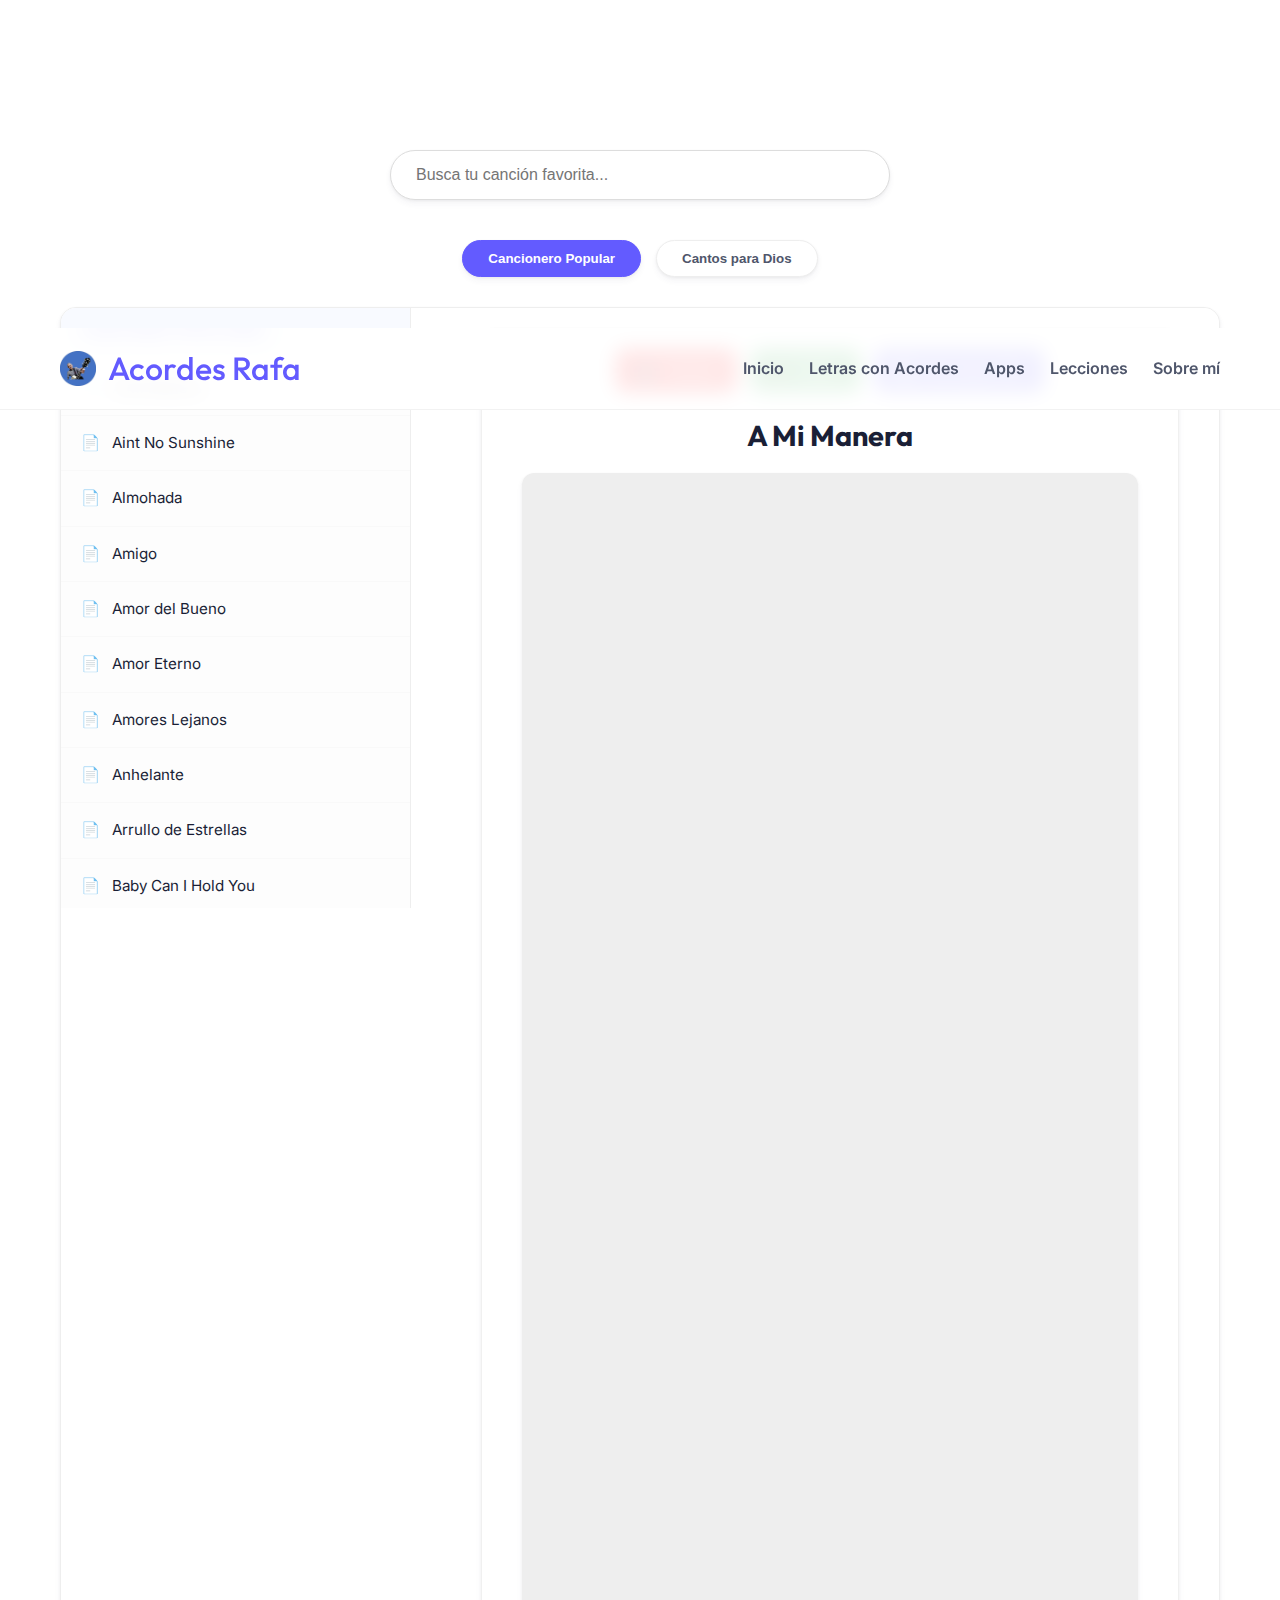
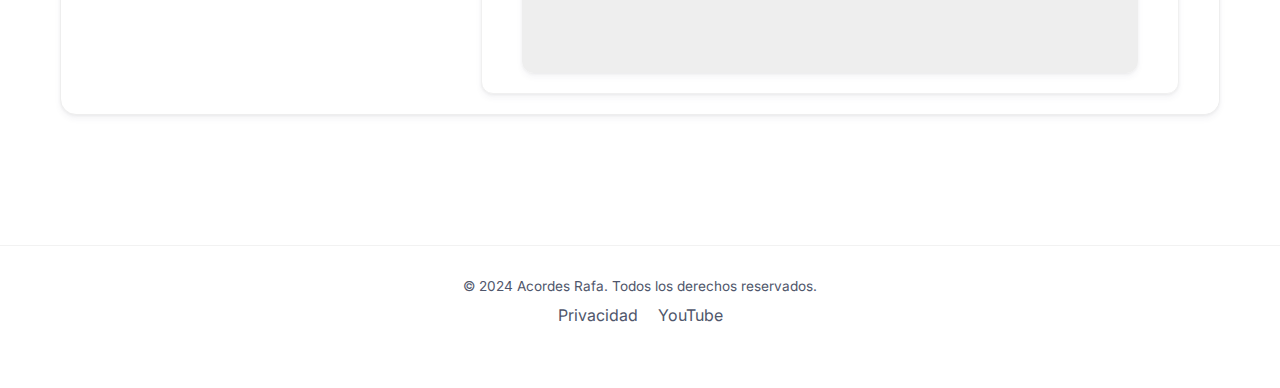
<file: acordes.html>
<!DOCTYPE html>
<html lang="es">
<head>
    <meta charset="UTF-8">
    <meta name="viewport" content="width=device-width, initial-scale=1.0">
    <title>Letras con Acordes | Acordes Rafa</title>
    <!-- Google AdSense -->
    <script async src="https://pagead2.googlesyndication.com/pagead/js/adsbygoogle.js?client=ca-pub-2394918736393015"
     crossorigin="anonymous"></script>
    <link rel="stylesheet" href="styles.css">
    <link rel="icon" href="Fondoapp.png">
    <style>
        /* Protección contra copia */
        body {
            -webkit-user-select: none;
            -ms-user-select: none;
            user-select: none;
        }

        /* Buscador */
        .search-container {
            padding: 150px 20px 20px;
            background: #fff;
            text-align: center;
        }

        .search-box {
            width: 100%;
            max-width: 500px;
            padding: 15px 25px;
            border-radius: 30px;
            border: 1px solid #ddd;
            font-size: 1rem;
            outline: none;
            transition: var(--transition);
            box-shadow: var(--shadow-soft);
        }

        .search-box:focus {
            border-color: var(--stripe-blue);
            box-shadow: 0 0 0 3px rgba(99, 91, 255, 0.1);
        }

        .chords-explorer {
            padding: 20px 20px 80px;
            max-width: 1200px;
            margin: 0 auto;
            min-height: 80vh;
        }

        /* Tabs */
        .tabs-container {
            display: flex;
            justify-content: center;
            gap: 15px;
            margin-bottom: 30px;
        }

        .tab-btn {
            padding: 10px 25px;
            border-radius: 30px;
            border: 1px solid #eee;
            background: white;
            color: var(--text-muted);
            font-weight: 600;
            cursor: pointer;
            transition: var(--transition);
            box-shadow: var(--shadow-soft);
        }

        .tab-btn.active {
            background: var(--stripe-blue);
            color: white;
            border-color: var(--stripe-blue);
        }

        /* Layout */
        .explorer-layout {
            display: grid;
            grid-template-columns: 350px 1fr;
            gap: 30px;
            background: white;
            border-radius: 16px;
            box-shadow: var(--shadow-soft);
            overflow: hidden;
            border: 1px solid #eee;
        }

        .songs-list-container {
            height: 600px;
            display: flex;
            flex-direction: column;
            border-right: 1px solid #eee;
            background: #fdfdfd;
        }

        .songs-list {
            flex: 1;
            overflow-y: auto;
        }

        .list-header {
            padding: 15px 20px;
            background: #f8faff;
            font-weight: 700;
            font-size: 0.85rem;
            color: var(--stripe-blue);
            text-transform: uppercase;
            letter-spacing: 1px;
            border-bottom: 1px solid #eee;
        }

        .song-item {
            padding: 15px 20px;
            border-bottom: 1px solid #f9f9f9;
            cursor: pointer;
            transition: var(--transition);
            display: flex;
            align-items: center;
            gap: 12px;
            font-size: 0.95rem;
            color: var(--text-dark);
        }

        .song-item:hover {
            background: #f0f4ff;
        }

        .song-item.active {
            background: #eef2ff;
            border-left: 4px solid var(--stripe-blue);
            color: var(--stripe-blue);
            font-weight: 600;
        }

        /* Visor de contenido */
        .chord-viewer-container {
            padding: 20px 40px; /* Reducido de 60px para pegar el título arriba */
            position: relative;
            background: white;
            display: flex;
            flex-direction: column;
            align-items: center;
            min-height: 600px;
        }

        .viewer-placeholder {
            text-align: center;
            color: #ccc;
            margin-top: 150px;
        }

        .protected-content {
            width: 100%;
            max-width: 850px; /* Un poco más ancho para mejor lectura */
            background: #fff;
            padding: 20px 40px; /* Reducido de 50px */
            border: 1px solid #f0f0f0;
            border-radius: 12px;
            font-family: 'Inter', sans-serif;
            position: relative;
            display: none;
            box-shadow: var(--shadow-soft);
        }

        .song-title-display {
            font-family: 'Outfit', sans-serif;
            font-size: 1.8rem;
            color: var(--text-dark);
            margin-bottom: 15px;
            text-align: center;
            width: 100%;
        }

        .protection-layer {
            position: absolute;
            top: 0; left: 0;
            width: 100%; height: 100%;
            background: rgba(255,255,255,0);
            z-index: 10;
        }

        @media (max-width: 768px) {
            .search-container {
                padding: 120px 15px 15px;
            }
            .explorer-layout {
                grid-template-columns: 1fr;
            }
            .songs-list-container {
                height: 300px;
            }
            .chord-viewer-container {
                padding: 20px 15px;
            }
            .protected-content {
                padding: 15px;
            }
            .song-title-display {
                font-size: 1.4rem;
            }
            .action-buttons {
                flex-direction: column;
                gap: 10px;
            }
        }

        /* Subscription Modal */
        .modal {
            display: none;
            position: fixed;
            z-index: 2000;
            left: 0;
            top: 0;
            width: 100%;
            height: 100%;
            background-color: rgba(0,0,0,0.5);
            backdrop-filter: blur(5px);
            align-items: center;
            justify-content: center;
            opacity: 0;
            transition: opacity 0.3s ease;
        }

        .modal.active {
            display: flex;
            opacity: 1;
        }

        .modal-content {
            background-color: white;
            padding: 40px;
            border-radius: 24px;
            max-width: 500px;
            width: 90%;
            text-align: center;
            box-shadow: 0 20px 40px rgba(0,0,0,0.2);
            position: relative;
            transform: translateY(20px);
            transition: transform 0.3s ease;
        }

        .modal.active .modal-content {
            transform: translateY(0);
        }

        .modal-close {
            position: absolute;
            top: 20px;
            right: 20px;
            font-size: 24px;
            cursor: pointer;
            color: #ccc;
            transition: color 0.2s;
        }

        .modal-close:hover {
            color: var(--text-dark);
        }

        .modal-icon {
            font-size: 50px;
            margin-bottom: 20px;
            display: block;
        }

        .modal-title {
            font-family: 'Outfit', sans-serif;
            font-size: 1.8rem;
            margin-bottom: 15px;
            color: var(--text-dark);
        }

        .modal-text {
            color: var(--text-muted);
            line-height: 1.6;
            margin-bottom: 30px;
        }

        .btn-premium {
            background: linear-gradient(135deg, #635bff 0%, #a259ff 100%);
            color: white;
            width: 100%;
            justify-content: center;
            font-size: 1.1rem;
            padding: 15px;
            border-radius: 12px;
            font-weight: 700;
        }

    </style>
</head>
<body oncontextmenu="return false;">

    <header>
        <nav>
            <a href="index.html" class="logo">
                <img src="Fondoapp.png" alt="Icono">
                Acordes Rafa
            </a>
            <ul class="nav-links">
                <li><a href="index.html#inicio">Inicio</a></li>
                <li><a href="acordes.html" class="active">Letras con Acordes</a></li>
                <li><a href="index.html#apps">Apps</a></li>
                <li><a href="index.html#lecciones">Lecciones</a></li>
                <li><a href="index.html#sobre-mi">Sobre mí</a></li>
            </ul>
        </nav>
    </header>

    <div class="search-container">
        <input type="text" id="searchInput" class="search-box" placeholder="Busca tu canción favorita..." oninput="filterSongs()">
    </div>

    <main class="chords-explorer">
        <div class="tabs-container">
            <button class="tab-btn active" id="btnPopulares" onclick="switchCategory('populares')">Cancionero Popular</button>
            <button class="tab-btn" id="btnDios" onclick="switchCategory('dios')">Cantos para Dios</button>
        </div>

        <div class="explorer-layout">
            <div class="songs-list-container">
                <div class="list-header" id="listHeaderTitle">Canciones Populares</div>
                <div class="songs-list" id="songsList">
                    <!-- Se llenará dinámicamente -->
                </div>
            </div>

            <div class="chord-viewer-container">
                <div id="viewerPlaceholder" class="viewer-placeholder">
                    <img src="Fondoapp.png" alt="Logo" style="width: 80px; opacity: 0.1; margin-bottom: 20px;">
                    <p>Selecciona una obra para visualizar los acordes protegidos.</p>
                </div>

                <div id="chordContent" class="protected-content">
                    <!-- Eliminada capa de protección para permitir scroll -->
                    <div id="actionButtons"></div>
                    <h2 id="songTitleDisplay" class="song-title-display"></h2>
                    <div id="textTarget">
                        <!-- El contenido del PDF aparecerá aquí -->
                    </div>
                </div>
            </div>
        </div>
    </main>

    <!-- Subscription Modal -->
    <div id="subscriptionModal" class="modal">
        <div class="modal-content">
            <span class="modal-close" onclick="closeModal()">&times;</span>
            <span class="modal-icon">⭐</span>
            <h3 class="modal-title">Contenido Premium</h3>
            <p class="modal-text">Suscríbete para poder descargar todas las canciones en formato PDF y llevar tus acordes a donde quieras, incluso sin conexión.</p>
            <a href="https://www.youtube.com/@AcordesRafa/join" target="_blank" id="subscribeBtn" class="btn btn-premium" onclick="startValidation()">Suscribirme Ahora</a>
            <div id="countdownArea" style="display: none; margin-top: 20px;">
                <p id="countdownText" style="color: var(--stripe-blue); font-weight: 700;">Verificando suscripción... <span id="timer">10</span>s</p>
                <div style="width: 100%; background: #eee; height: 6px; border-radius: 3px; margin-top: 10px; overflow: hidden;">
                    <div id="progressBar" style="width: 0%; background: var(--stripe-blue); height: 100%; transition: width 1s linear;"></div>
                </div>
            </div>
            <p style="margin-top: 15px; font-size: 0.8rem; color: #999;">Apoya el crecimiento de Acordes Rafa</p>
        </div>
    </div>


    <footer>
        <div class="container">
            <p>&copy; 2024 Acordes Rafa. Todos los derechos reservados.</p>
            <div style="display: flex; justify-content: center; gap: 20px; margin-top: 5px;">
                <a href="privacidad.html" style="color: var(--text-muted); text-decoration: none;">Privacidad</a>
                <a href="https://www.youtube.com/@AcordesRafa" target="_blank" style="color: var(--text-muted); text-decoration: none;">YouTube</a>
            </div>
        </div>
    </footer>

    <style>
        /* Estilos ajustados para el visor de PDF */
        .pdf-viewer-container {
            width: 100%;
            height: 1200px; /* Aumentado para ver más contenido */
            position: relative;
            background: #eee;
            border-radius: 12px;
            overflow: auto; /* Permitir scroll */
            box-shadow: var(--shadow-soft);
        }

        iframe {
            width: 100%;
            height: 100%;
            border: none;
        }

        .action-buttons {
            display: flex;
            gap: 15px;
            margin-bottom: 20px;
            width: 100%;
            justify-content: center;
        }

        .btn-action {
            padding: 10px 20px;
            border-radius: 8px;
            text-decoration: none;
            font-weight: 600;
            font-size: 0.9rem;
            display: flex;
            align-items: center;
            gap: 8px;
            transition: var(--transition);
        }

        .btn-tutorial {
            background: #FF0000;
            color: white;
        }

        .btn-cover {
            background: #28a745;
            color: white;
        }

        .btn-pdf {
            background: #635bff;
            color: white;
        }

        .btn-action:hover {
            transform: translateY(-2px);
            filter: brightness(1.1);
        }


        .protection-overlay {
            position: absolute;
            top: 0;
            left: 0;
            width: 100%;
            height: 100%;
            background: transparent;
            z-index: 5;
            cursor: default;
        }
    </style>

    <script>
        // Base de Datos Unificada
        const cancionero = {
            populares: {
                "A Mi Manera": { pdf: "A Mi Manera(Vicente Fernandez)10051.pdf", tutorial: "https://youtu.be/hfhOWKQjMP8", cover: "https://youtu.be/MPEn___y4Jw" },
                "Aint No Sunshine": { pdf: "Aint No Sunshine(Bill Withers)10009.pdf", tutorial: "https://youtu.be/eKjiHRKak80", cover: "https://youtu.be/R6qLZrZOzy8" },
                "Almohada": { pdf: "Almohada(José José)10007.pdf", tutorial: "https://youtu.be/5o4nAVP5kZQ", cover: "" },
                "Amigo": { pdf: "Amigo(Roberto Carlos)10024.pdf", tutorial: "https://youtu.be/E-KktTv0aic", cover: "https://youtu.be/eM3pvCPLwMc" },
                "Amor del Bueno": { pdf: "Amor del Bueno(Reyli Barba)10042.pdf", tutorial: "https://youtu.be/zj5W1KFIUig", cover: "https://youtu.be/aksRPHiwFf8" },
                "Amor Eterno": { pdf: "Amor Eterno(Juan Gabriel)10014.pdf", tutorial: "https://youtu.be/nEVviclBJnA", cover: "" },
                "Amores Lejanos": { pdf: "Amores Lejanos(Enanitos Verdes)10068.pdf", tutorial: "", cover: "https://youtu.be/jdF8QT_xvWA" },
                "Anhelante": { pdf: "Anhelante(Gualberto Ibarreto)10069.pdf", tutorial: "", cover: "https://youtu.be/QKpzGv9QV-Y" },
                "Arrullo de Estrellas": { pdf: "Arrullo de Estrellas(Zoé)10030.pdf", tutorial: "https://youtu.be/-3Tx8dSj_B4", cover: "https://youtu.be/kVTvRey5ifA" },
                "Baby Can I Hold You": { pdf: "Baby Can I Hold You(Tracy Chapman)10065.pdf", tutorial: "", cover: "https://youtu.be/s8ka2ProbBA" },
                "Cama y Mesa": { pdf: "Cama y Mesa(Roberto Carlos)10004.pdf", tutorial: "https://youtu.be/3HUM3aoCyVk", cover: "https://youtu.be/MkK0rOMeDgI" },
                "Canción de Otoño": { pdf: "Canción de Otoño(José Luis Perales)10001.pdf", tutorial: "https://youtu.be/9mjVds37sqM", cover: "" },
                "Canción Para Tí": { pdf: "Canción Para Tí(Frank Quintero)10056.pdf", tutorial: "https://youtu.be/KX0LPkKGVhM", cover: "https://youtu.be/O53k4mJRATY" },
                "Chasing Cars": { pdf: "Chasing Cars(Snow Patrol)10046.pdf", tutorial: "https://youtu.be/kQx9lhRofhM", cover: "https://youtu.be/dF3dGyl5Ovw" },
                "Cielo": { pdf: "Cielo(Benny Ibarra)10035.pdf", tutorial: "https://youtu.be/StAHxy9mGuQ", cover: "https://youtu.be/-GJ-O4WL7as" },
                "Como Dueles en los Labios": { pdf: "Como Dueles en los Labios(Maná)10058.pdf", tutorial: "https://youtu.be/MXrJC5xMqi4", cover: "https://youtu.be/lKaryGkX0Jg" },
                "Costumbres": { pdf: "Costumbres(Roberto Carlos)10071.pdf", tutorial: "https://youtu.be/7KuGad5jsrY", cover: "" },
                "Counting Blue Cars": { pdf: "Counting Blue Cars(Dishwalla)10019.pdf", tutorial: "https://youtu.be/geE2hnxtWNU", cover: "https://youtu.be/h2xIqD5UpqY" },
                "Creo en Ti": { pdf: "Creo en Ti(Reik)10040.pdf", tutorial: "https://youtu.be/jkdfDYo5WFs", cover: "https://youtu.be/9u1fo6z45Rg" },
                "Cuando Nadie Me Ve": { pdf: "Cuando Nadie Me Ve(Alejandro Sanz)10031.pdf", tutorial: "https://youtu.be/mnNpEYPlld8", cover: "https://youtu.be/oZ-GYgivpiQ" },
                "De Corazón a Corazón": { pdf: "De Corazón a Corazón(Roberto Carlos)10002.pdf", tutorial: "https://youtu.be/bWZ8KEa_VWs", cover: "https://youtu.be/B5dkqKAz6Cc" },
                "Demons": { pdf: "Demons(Imagine Dragons)10044.pdf", tutorial: "https://youtu.be/Kb62ppxS4Dg", cover: "https://youtu.be/2YP-3ERYT08" },
                "Desde que llegaste": { pdf: "Desde que llegaste(Reyli Barba)10067.pdf", tutorial: "", cover: "https://youtu.be/2yLVMsyg6u0" },
                "Días de Junio": { pdf: "Días de Junio(Yordano)10057.pdf", tutorial: "https://youtu.be/UAoNwlB8EK8", cover: "https://youtu.be/dDgNfjLHNvM" },
                "Eden": { pdf: "Eden(Hooverphonic)10016.pdf", tutorial: "https://youtu.be/K1ekFRbag_g", cover: "https://youtu.be/GkQrFtjXMGM" },
                "El día que me quieras": { pdf: "El día que me quieras(Roberto Carlos)10037.pdf", tutorial: "https://youtu.be/rYpSIPlDA5w", cover: "https://youtu.be/7s69RXd07cc" },
                "Eres": { pdf: "Eres(Alejandro Fernández)10045.pdf", tutorial: "https://youtu.be/MatG_JFgvqI", cover: "https://youtu.be/Q1c5EnErx7I" },
                "Fantasmas": { pdf: "Fantasmas(Humbe)10072.pdf", tutorial: "https://youtu.be/Bhl5Z0rEY5s", cover: "" },
                "Feel": { pdf: "Feel(Robbie Williams)10017.pdf", tutorial: "https://youtu.be/CaHiYMYtMFA", cover: "https://youtu.be/N3FcxzQcIMI" },
                "Fluorescent Adolescent": { pdf: "Fluorescent Adolescent(Arctic Monkeys)10012.pdf", tutorial: "https://youtu.be/tJHm9XC9k1I", cover: "" },
                "Fotografía": { pdf: "Fotografía(Juanes)10039.pdf", tutorial: "https://youtu.be/Kxf2u2XdPlI", cover: "https://youtu.be/v8SFTP8AZhg" },
                "Gotas de Fuego": { pdf: "Gotas de Fuego(José José)10008.pdf", tutorial: "https://youtu.be/BPeQnQ9qHow", cover: "https://youtu.be/kg8AxvnGpSs" },
                "Hoy Tengo Ganas de Tí": { pdf: "Hoy Tengo Ganas de Tí(Miguel Gallardo)10052.pdf", tutorial: "https://youtu.be/qm9mQop5iG4", cover: "https://youtu.be/FpEO64qpyMk" },
                "La Condena": { pdf: "La Condena(Elefante)10034.pdf", tutorial: "https://youtu.be/W21NM_AxR-0", cover: "https://youtu.be/RhKCcyj4K_Q" },
                "La Cucharita": { pdf: "La Cucharita(Los Carrangueros de Ráquira)10074.pdf", tutorial: "https://youtu.be/2YhPYEko9YM", cover: "" },
                "La Mujer que Amo": { pdf: "La Mujer que Amo(Roberto Carlos)10029.pdf", tutorial: "https://youtu.be/JG08XMiDrVA", cover: "https://youtu.be/UjpZs3g29RA" },
                "La Puerta Azul": { pdf: "La Puerta Azul(Maná)10025.pdf", tutorial: "https://youtu.be/U0rUnZ8FDng", cover: "https://youtu.be/YURktLzV95M" },
                "La Que Me Gusta": { pdf: "La Que Me Gusta(Los Amigos Invisibles)10018.pdf", tutorial: "https://youtu.be/4dgJMre6W38", cover: "https://youtu.be/Yquy0p86brc" },
                "Labios Rotos": { pdf: "Labios Rotos(Zoé)10049.pdf", tutorial: "https://youtu.be/8iCzBug4Ayo", cover: "https://youtu.be/KGyuQV2GZmc" },
                "Llorona": { pdf: "Llorona(Angela Aguilar)10021.pdf", tutorial: "https://youtu.be/IGqptlXgtHM", cover: "" },
                "Luz de Día": { pdf: "Luz de Día(Enanitos Verdes)10066.pdf", tutorial: "", cover: "https://youtu.be/4brIpI8-enQ" },
                "Mariposa Traicionera": { pdf: "Mariposa Traicionera(Maná)10041.pdf", tutorial: "https://youtu.be/H1MiFwQ5Q5o", cover: "https://youtu.be/nBTGA_Eo4UU" },
                "Mi Novia Se Me Está Poniendo Vieja": { pdf: "Mi Novia Se Me Está Poniendo Vieja(Ricardo Arjona)10048.pdf", tutorial: "https://youtu.be/uju1oqcNsBs", cover: "https://youtu.be/6Pz1qDvHXDs" },
                "Mi Verdad": { pdf: "Mi Verdad (Maná &Shakira)10003.pdf", tutorial: "https://youtu.be/y7B1JWhArNk", cover: "https://youtu.be/fkopb9erZg8" },
                "Nada": { pdf: "Nada(Zoé)10050.pdf", tutorial: "https://youtu.be/jPsInIIRfBo", cover: "https://youtu.be/uBSWrcjSgbY" },
                "Never Tear Us Apart": { pdf: "Never Tear Us Apart(INXS)10032.pdf", tutorial: "https://youtu.be/JH9IfvqIZTs", cover: "https://youtu.be/QUY2LzIIIyU" },
                "No Me Destruyas": { pdf: "No Me Destruyas(Zoé)10028.pdf", tutorial: "https://youtu.be/VvYfpoM1F5M", cover: "https://youtu.be/DxNGkbHHTJM" },
                "No Te Apartes de Mí": { pdf: "No Te Apartes de Mí(Vicentico)10047.pdf", tutorial: "https://youtu.be/y9yRBehpwno", cover: "https://youtu.be/zNDiNdLomVc" },
                "Para Empezar": { pdf: "Para Empezar(Leonel García)10043.pdf", tutorial: "https://youtu.be/Yo-ESz0LikY", cover: "https://youtu.be/jsarh8UwVPk" },
                "Para Que Tú No Llores": { pdf: "Para Que Tú No Llores(Antonio Carmona)10023.pdf", tutorial: "https://youtu.be/8J5EeORZFlI", cover: "https://youtu.be/4jXlwS-2kdU" },
                "Perdón": { pdf: "Perdón(Vicente&Alejandro Fernandez)10010.pdf", tutorial: "https://youtu.be/WVJCyfp4oG4", cover: "https://youtu.be/W-kJTPweBIQ" },
                "Piel Canela": { pdf: "Piel Canela(CUCO)10026.pdf", tutorial: "https://youtu.be/K9NW_Ox71-o", cover: "" },
                "Piensa en Mí": { pdf: "Piensa en Mí(Liran Roll)10013.pdf", tutorial: "https://youtu.be/tBv31WKBKX8", cover: "" },
                "Por Amor": { pdf: "Por Amor(Roberto Carlos)10000.pdf", tutorial: "https://youtu.be/MP2DLpEbgHU", cover: "" },
                "Pupilas Lejanas": { pdf: "Pupilas Lejanas(Los Pericos)10062.pdf", tutorial: "https://youtu.be/WjQvw78uVoA", cover: "https://youtu.be/SFFnitivYwg" },
                "Que Lloro": { pdf: "Que Lloro(Sin Bandera)10054.pdf", tutorial: "https://youtu.be/aYaNBDcOtfY", cover: "https://youtu.be/CaQLHL0m_h0" },
                "Rayando el Sol": { pdf: "Rayando el Sol(Maná)10060.pdf", tutorial: "https://youtu.be/MX8rpuQ-wf0", cover: "https://youtu.be/ikSiAx5MzJ8" },
                "Recuerdas": { pdf: "Recuerdas(Leonel García)10063.pdf", tutorial: "https://youtu.be/jZfndSPDvR8", cover: "https://youtu.be/8DlglnZdLHQ" },
                "Reloj Cucú": { pdf: "Reloj Cucú(Maná)10059.pdf", tutorial: "https://youtu.be/gX4qDkTj-5c", cover: "https://youtu.be/DOj9OsqFpT0" },
                "Rock and Roll": { pdf: "Rock and Roll(La Gusana CIega)10064.pdf", tutorial: "https://youtu.be/I6sEYaJOA3Y", cover: "" },
                "Rue Vieille Du Temple": { pdf: "Rue Vieille Du Temple (León Larregui)10070.pdf", tutorial: "", cover: "https://youtu.be/DotWx-ztGDc" },
                "San Miguel": { pdf: "San Miguel(La Gusana Ciega)10006.pdf", tutorial: "https://youtu.be/KRPp9HB4d7o", cover: "" },
                "Siempre Me Quedará": { pdf: "Siempre Me Quedará(BEBE)10011.pdf", tutorial: "https://youtu.be/sJsvvFu0NJo", cover: "" },
                "Sin Cadenas": { pdf: "Sin Cadenas(Los Pericos)10038.pdf", tutorial: "https://youtu.be/Vg9gDwikMQ8", cover: "https://youtu.be/0h-XAOB881I" },
                "Sin Ti": { pdf: "Sin Ti(Benny Ibarra)10036.pdf", tutorial: "https://youtu.be/z8_-GjAqXiI", cover: "https://youtu.be/JBZfJueYzS8" },
                "Stop Crying Your Heart Out": { pdf: "Stop Crying Your Heart Out(Oasis)10015.pdf", tutorial: "https://youtu.be/1a_Hiv8lNK4", cover: "https://youtu.be/Hu3m-HYskWk" },
                "Tabaco y Chanel": { pdf: "Tabaco y Chanel(Bacilos)10055.pdf", tutorial: "https://youtu.be/7lkxfbMl2PY", cover: "https://youtu.be/foNxf8ODx7U" },
                "Te Quiero": { pdf: "Te Quiero(Hombres G)10033.pdf", tutorial: "https://youtu.be/BC3TDCk0jq0", cover: "https://youtu.be/FnCt-MfrrKE" },
                "Un Día Normal": { pdf: "Un Día Normal(Juanes)10053.pdf", tutorial: "https://youtu.be/9B1amnu264s", cover: "https://youtu.be/RTAVCNDgk-E" },
                "Un Gato en la Obscuridad": { pdf: "Un Gato en la Obscuridad(Roberto Carlos)10027.pdf", tutorial: "https://youtu.be/0nF9uNq7aeA", cover: "https://youtu.be/GSJH2fEE40M" },
                "Vamos a darnos tiempo": { pdf: "Vamos a darnos tiempo(José José)10020.pdf", tutorial: "https://youtu.be/DM8XmUPz5nc", cover: "https://youtu.be/3n2_2YQpXjA" },
                "Yo Nací Para Amarte": { pdf: "Yo Nací Para Amarte(Alejandro Fernández)10005.pdf", tutorial: "https://youtu.be/Ok4GtFUXfzU", cover: "https://youtu.be/To6phz0rUy0" },
                "Yo Te Propongo": { pdf: "Yo Te Propongo(Roberto Carlos)10061.pdf", tutorial: "https://youtu.be/Dl0HAKZDiAM", cover: "https://youtu.be/n312v7ANFHQ" },
                "You have been loved": { pdf: "You have been loved(George Michael)10073.pdf", tutorial: "https://youtu.be/V7wM9iVqA4E", cover: "" }
            },
            dios: {
                "5 panes y 2 peces": { pdf: "5 panes y 2 peces10006.pdf", tutorial: "", cover: "" },
                "A edificar la iglesia": { pdf: "A edificar la iglesia10000.pdf", tutorial: "", cover: "" },
                "A tu lado Señor": { pdf: "A tu lado Señor10005.pdf", tutorial: "", cover: "" },
                "A tus pies": { pdf: "A tus pies 10048.pdf", tutorial: "", cover: "" },
                "Alabaré a mi Señor": { pdf: "Alabaré a mi Señor10001.pdf", tutorial: "", cover: "" },
                "Alabo tu bondad": { pdf: "Alabo tu bondad10002.pdf", tutorial: "", cover: "" },
                "Aleluya": { pdf: "Aleluya10003.pdf", tutorial: "", cover: "" },
                "Alto Escuchame": { pdf: "Alto Escuchame10004.pdf", tutorial: "", cover: "" },
                "Arrepiéntete y cree en el Evangelio": { pdf: "Arrepiéntete y cree en el Evangelio10035.pdf", tutorial: "", cover: "" },
                "Ave María": { pdf: "Ave María10050.pdf", tutorial: "", cover: "" },
                "Bendito, bendito": { pdf: "Bendito, bendito10038.pdf", tutorial: "", cover: "" },
                "Caminaré en presencia del Señor": { pdf: "Caminaré en presencia del Señor10028.pdf", tutorial: "", cover: "" },
                "Cantemos al Amor de los Amores": { pdf: "Cantemos al Amor de los Amores10043.pdf", tutorial: "", cover: "" },
                "Con amor te presento Señor": { pdf: "Con amor te presento Señor10024.pdf", tutorial: "", cover: "" },
                "Cordero de Dios": { pdf: "Cordero de Dios10042.pdf", tutorial: "", cover: "" },
                "Cristo te necesita para amar": { pdf: "Cristo te necesita para amar10044.pdf", tutorial: "", cover: "" },
                "Demos gracias al Señor": { pdf: "Demos gracias al Señor10007.pdf", tutorial: "", cover: "" },
                "Dichosos": { pdf: "Dichosos10034.pdf", tutorial: "", cover: "" },
                "Dios está aquí": { pdf: "Dios está aquí10008.pdf", tutorial: "", cover: "" },
                "Dios y hombre": { pdf: "Dios y hombre10040.pdf", tutorial: "", cover: "" },
                "El Alfarero - Vaso Nuevo": { pdf: "El Alfarero - Vaso Nuevo10030.pdf", tutorial: "", cover: "" },
                "El Diario de María": { pdf: "El Diario de María10009.pdf", tutorial: "", cover: "" },
                "Granito de Mostaza": { pdf: "Granito de Mostaza10010.pdf", tutorial: "", cover: "" },
                "Ha Traído la Esperanza": { pdf: "Ha Traído la Esperanza10041.pdf", tutorial: "", cover: "" },
                "Háblame Señor": { pdf: "Háblame Señor10011.pdf", tutorial: "", cover: "" },
                "Junto a ti María": { pdf: "Junto a ti María10012.pdf", tutorial: "", cover: "" },
                "Juntos como Hemanos": { pdf: "Juntos como Hemanos10013.pdf", tutorial: "", cover: "" },
                "La Paz esté con nosotros": { pdf: "La Paz esté con nosotros10014.pdf", tutorial: "", cover: "" },
                "Milagro de amor": { pdf: "Milagro de amor10032.pdf", tutorial: "", cover: "" },
                "Nadie te ama como Yo": { pdf: "Nadie te ama como Yo10031.pdf", tutorial: "", cover: "" },
                "Ofrenda de Amor": { pdf: "Ofrenda de Amor10015.pdf", tutorial: "", cover: "" },
                "Pacto de esperanza": { pdf: "Pacto de esperanza10033.pdf", tutorial: "", cover: "" },
                "Padre Nuestro": { pdf: "Padre Nuestro10016.pdf", tutorial: "", cover: "" },
                "Padre Nuestro Gallego": { pdf: "Padre Nuestro Gallego10017.pdf", tutorial: "", cover: "" },
                "Perdona a tu pueblo Señor": { pdf: "Perdona a tu pueblo Señor10036.pdf", tutorial: "", cover: "" },
                "Pescador de Hombres": { pdf: "Pescador de Hombres10018.pdf", tutorial: "", cover: "" },
                "Por la vía dolorosa": { pdf: "Por la vía dolorosa10026.pdf", tutorial: "", cover: "" },
                "Querido Padre": { pdf: "Querido Padre10019.pdf", tutorial: "", cover: "" },
                "Recibe oh Padre Santo": { pdf: "Recibe oh Padre Santo10047.pdf", tutorial: "", cover: "" },
                "Sagrado corazón": { pdf: "Sagrado corazón10037.pdf", tutorial: "", cover: "" },
                "Saliendo del Pretorio": { pdf: "Saliendo del Pretorio10025.pdf", tutorial: "", cover: "" },
                "Señor ten piedad": { pdf: "Señor ten piedad10039.pdf", tutorial: "", cover: "" },
                "Somos ciudadanos de un mundo": { pdf: "Somos ciudadanos de un mundo10020.pdf", tutorial: "", cover: "" },
                "Te ofrezco Señor mi vida": { pdf: "Te ofrezco Señor mi vida10046.pdf", tutorial: "", cover: "" },
                "Te presentamos el vino y el pan": { pdf: "Te presentamos el vino y el pan10021.pdf", tutorial: "", cover: "" },
                "Una Espiga": { pdf: "Una Espiga10022.pdf", tutorial: "", cover: "" },
                "Vamos cantando al Señor": { pdf: "Vamos cantando al Señor10045.pdf", tutorial: "", cover: "" },
                "Venimos hoy a tu altar": { pdf: "Venimos hoy a tu altar10029.pdf", tutorial: "", cover: "" },
                "Vienen con alegría": { pdf: "Vienen con alegría10027.pdf", tutorial: "", cover: "" },
                "Ya no eres pan y vino": { pdf: "Ya no eres pan y vino10023.pdf", tutorial: "", cover: "" }
            }
        };

        let currentCategory = 'populares';

        function switchCategory(cat) {
            currentCategory = cat;
            document.querySelectorAll('.tab-btn').forEach(b => b.classList.remove('active'));
            if(cat === 'populares') document.getElementById('btnPopulares').classList.add('active');
            else document.getElementById('btnDios').classList.add('active');
            document.getElementById('listHeaderTitle').innerText = cat === 'populares' ? 'Canciones Populares' : 'Cantos para Dios';
            filterSongs();

            // Cargar automáticamente la primera canción de la categoría
            const songs = Object.keys(cancionero[cat]);
            if (songs.length > 0) {
                loadSong(songs[0]);
            }
        }

        function filterSongs() {
            const query = document.getElementById('searchInput').value.toLowerCase();
            const list = document.getElementById('songsList');
            list.innerHTML = '';
            
            const songs = Object.keys(cancionero[currentCategory]);
            const filtered = songs.filter(s => s.toLowerCase().includes(query));
            
            filtered.forEach(song => {
                const div = document.createElement('div');
                div.className = 'song-item';
                div.innerHTML = `<span>📄</span> ${song}`;
                div.onclick = () => loadSong(song);
                list.appendChild(div);
            });
        }

        function loadSong(name) {
            const songData = cancionero[currentCategory][name];
            if (!songData) return;

            document.querySelectorAll('.song-item').forEach(i => i.classList.remove('active'));
            document.getElementById('viewerPlaceholder').style.display = 'none';
            document.getElementById('chordContent').style.display = 'block';
            document.getElementById('songTitleDisplay').innerText = name;

            const folderName = currentCategory === 'populares' ? 'Cancionero Popular' : 'Canciones para Dios Word';
            const pdfUrl = `${encodeURIComponent(folderName)}/${encodeURIComponent(songData.pdf)}`;

            // Actualizar Action Buttons (Tutorial/Cover/PDF)
            const actionArea = document.getElementById('actionButtons');
            actionArea.innerHTML = '';
            
            let buttonsHtml = '<div class="action-buttons">';
            
            if (currentCategory === 'populares') {
                const tutorialUrl = songData.tutorial || `https://www.youtube.com/results?search_query=acordes+rafa+${name.replace(/ /g, '+')}+tutorial`;
                const coverUrl = songData.cover || `https://www.youtube.com/results?search_query=acordes+rafa+${name.replace(/ /g, '+')}+cover`;

                buttonsHtml += `
                    <a href="${tutorialUrl}" target="_blank" class="btn-action btn-tutorial"><span>📺</span> Tutorial</a>
                    <a href="${coverUrl}" target="_blank" class="btn-action btn-cover"><span>🎸</span> Cover</a>
                `;
            }

            // Botón de PDF para todos
            buttonsHtml += `
                <a href="javascript:void(0)" onclick="handleDownload('${pdfUrl}', '${name}')" class="btn-action btn-pdf"><span>📄</span> Descargar PDF</a>
            `;
            
            buttonsHtml += '</div>';
            actionArea.innerHTML = buttonsHtml;

            // Cargar PDF en el visor
            document.getElementById('textTarget').innerHTML = `
                <div class="pdf-viewer-container">
                    <iframe src="${pdfUrl}#toolbar=0&navpanes=0"></iframe>
                </div>
            `;

            document.getElementById('chordContent').scrollIntoView({ behavior: 'smooth', block: 'start' });
        }

        // Lógica de Suscripción y Descarga
        function handleDownload(url, name) {
            // Verificamos si el usuario ya está suscrito (simulado con localStorage)
            // En una app real, esto vendría de una validación de cuenta/login
            const isSubscribed = localStorage.getItem('acordes_rafa_premium') === 'true';

            if (isSubscribed) {
                const link = document.createElement('a');
                link.href = url;
                link.download = `${name}.pdf`;
                document.body.appendChild(link);
                link.click();
                document.body.removeChild(link);
            } else {
                openModal();
            }
        }

        let validationInterval;

        function startValidation() {
            const btn = document.getElementById('subscribeBtn');
            const countdownArea = document.getElementById('countdownArea');
            const timerSpan = document.getElementById('timer');
            const progressBar = document.getElementById('progressBar');
            
            btn.style.display = 'none';
            countdownArea.style.display = 'block';
            
            let timeLeft = 10;
            validationInterval = setInterval(() => {
                timeLeft--;
                timerSpan.innerText = timeLeft;
                progressBar.style.width = `${(10 - timeLeft) * 10}%`;
                
                if (timeLeft <= 0) {
                    clearInterval(validationInterval);
                    localStorage.setItem('acordes_rafa_premium', 'true');
                    
                    document.getElementById('countdownText').innerHTML = "✅ ¡Suscripción Verificada! Desbloqueando...";
                    
                    setTimeout(() => {
                        closeModal();
                        // Resetear para la próxima vez
                        btn.style.display = 'flex';
                        countdownArea.style.display = 'none';
                        timerSpan.innerText = '10';
                        progressBar.style.width = '0%';
                        
                        // Opcional: Notificar al usuario que ya puede descargar
                        alert("¡Felicidades! Ya puedes descargar todas las canciones en PDF.");
                    }, 1500);
                }
            }, 1000);
        }

        function openModal() {
            const modal = document.getElementById('subscriptionModal');
            modal.classList.add('active');
        }

        function closeModal() {
            const modal = document.getElementById('subscriptionModal');
            modal.classList.remove('active');
            if (validationInterval) clearInterval(validationInterval);
        }

        // Cerrar modal al hacer clic fuera
        window.onclick = function(event) {
            const modal = document.getElementById('subscriptionModal');
            if (event.target == modal) {
                closeModal();
            }
        }

        window.onload = () => switchCategory('populares');


        document.onkeydown = function(e) {
            if(e.ctrlKey && (e.keyCode === 67 || e.keyCode === 85 || e.keyCode === 83 || e.keyCode === 73 || (e.shiftKey && e.keyCode === 73)) || e.keyCode === 123) {
                return false;
            }
        };
    </script>
</body>
</html>
</file>
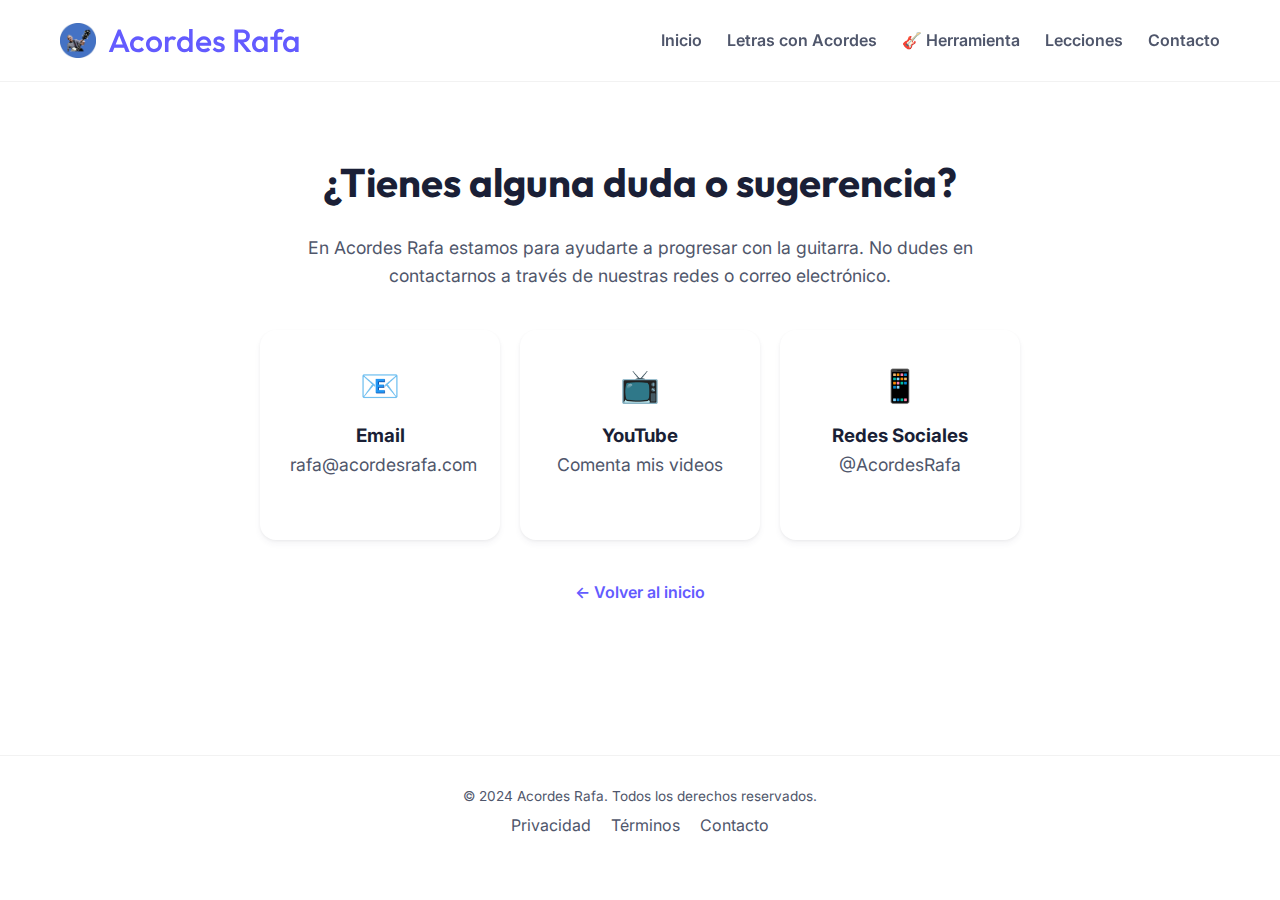
<file: contacto.html>
<!DOCTYPE html>
<html lang="es">
<head>
    <meta charset="UTF-8">
    <meta name="viewport" content="width=device-width, initial-scale=1.0">
    <title>Contacto | Acordes Rafa</title>
    <!-- Google AdSense -->
    <script async src="https://pagead2.googlesyndication.com/pagead/js/adsbygoogle.js?client=ca-pub-2394918736393015"
     crossorigin="anonymous"></script>
    <link rel="stylesheet" href="styles.css">
    <link rel="icon" href="Fondoapp.png">
    <style>
        .contact-content {
            padding: 150px 20px 100px;
            max-width: 800px;
            margin: 0 auto;
            text-align: center;
        }
        .contact-content h1 {
            font-family: 'Outfit', sans-serif;
            font-size: 2.5rem;
            color: var(--text-dark);
            margin-bottom: 20px;
        }
        .contact-content p {
            font-size: 1.1rem;
            color: var(--text-muted);
            margin-bottom: 30px;
        }
        .contact-methods {
            display: grid;
            grid-template-columns: repeat(auto-fit, minmax(200px, 1fr));
            gap: 20px;
            margin-top: 40px;
        }
        .contact-card {
            background: white;
            padding: 30px;
            border-radius: 16px;
            box-shadow: var(--shadow-soft);
            text-decoration: none;
            color: var(--text-dark);
            transition: var(--transition);
        }
        .contact-card:hover {
            transform: translateY(-5px);
            box-shadow: var(--shadow-hover);
        }
        .contact-card i, .contact-card span {
            font-size: 2rem;
            display: block;
            margin-bottom: 10px;
        }
        .back-link {
            display: inline-block;
            margin-top: 40px;
            color: var(--stripe-blue);
            text-decoration: none;
            font-weight: 600;
        }
    </style>
</head>
<body>

    <header>
        <nav>
            <a href="index.html" class="logo">
                <img src="Fondoapp.png" alt="Icono">
                Acordes Rafa
            </a>
            <ul class="nav-links">
                <li><a href="index.html#inicio">Inicio</a></li>
                <li><a href="acordes.html">Letras con Acordes</a></li>
                <li><a href="guitar-tool.html">🎸 Herramienta</a></li>
                <li><a href="index.html#lecciones">Lecciones</a></li>
                <li><a href="contacto.html" class="active">Contacto</a></li>
            </ul>
        </nav>
    </header>

    <main class="contact-content">
        <h1>¿Tienes alguna duda o sugerencia?</h1>
        <p>En Acordes Rafa estamos para ayudarte a progresar con la guitarra. No dudes en contactarnos a través de nuestras redes o correo electrónico.</p>
        
        <div class="contact-methods">
            <a href="mailto:rafa@acordesrafa.com" class="contact-card">
                <span>📧</span>
                <h3>Email</h3>
                <p>rafa@acordesrafa.com</p>
            </a>
            <a href="https://www.youtube.com/@AcordesRafa" target="_blank" class="contact-card">
                <span>📺</span>
                <h3>YouTube</h3>
                <p>Comenta mis videos</p>
            </a>
            <a href="#" class="contact-card">
                <span>📱</span>
                <h3>Redes Sociales</h3>
                <p>@AcordesRafa</p>
            </a>
        </div>

        <a href="index.html" class="back-link">← Volver al inicio</a>
    </main>

    <footer>
        <div class="container">
            <p>&copy; 2024 Acordes Rafa. Todos los derechos reservados.</p>
            <div style="display: flex; justify-content: center; gap: 20px; margin-top: 5px;">
                <a href="privacidad.html" style="color: var(--text-muted); text-decoration: none;">Privacidad</a>
                <a href="terminos.html" style="color: var(--text-muted); text-decoration: none;">Términos</a>
                <a href="contacto.html" style="color: var(--text-muted); text-decoration: none;">Contacto</a>
            </div>
        </div>
    </footer>

</body>
</html>
</file>
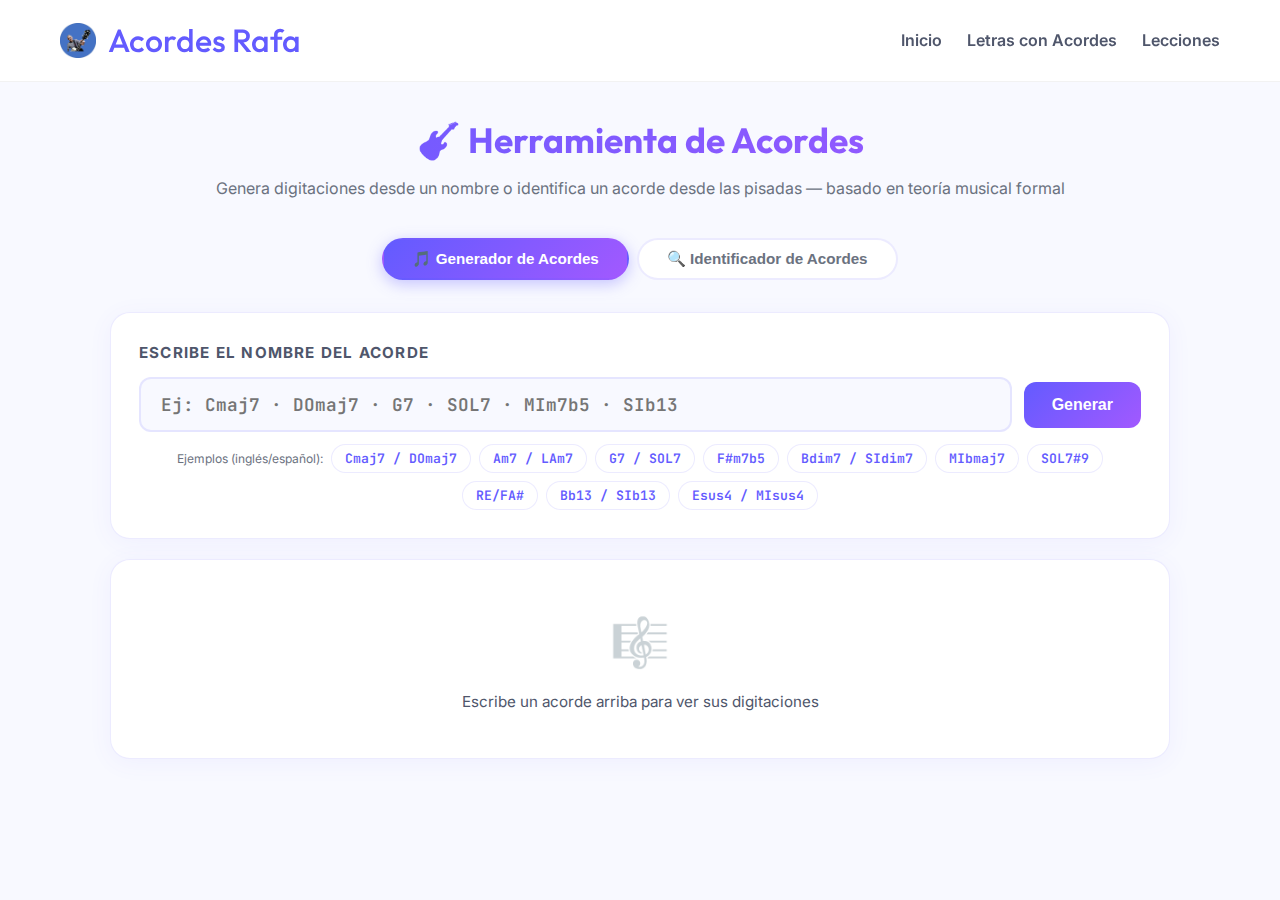
<file: guitar-tool.html>
<!DOCTYPE html>
<html lang="es">
<head>
    <meta charset="UTF-8">
    <meta name="viewport" content="width=device-width, initial-scale=1.0">
    <title>Herramienta de Acordes | Acordes Rafa</title>
    <meta name="description" content="Generador e identificador interactivo de acordes de guitarra. Basado en teoría musical formal.">
    <link rel="stylesheet" href="styles.css">
    <link rel="icon" href="Fondoapp.png">
    <script async src="https://pagead2.googlesyndication.com/pagead/js/adsbygoogle.js?client=ca-pub-2394918736393015" crossorigin="anonymous"></script>
    <link href="https://fonts.googleapis.com/css2?family=Inter:wght@300;400;500;600;700;800&family=Outfit:wght@400;700&family=JetBrains+Mono:wght@400;600&display=swap" rel="stylesheet">
    <style>
        :root {
            --accent: #635bff;
            --accent2: #a259ff;
            --surface: #f8f9ff;
            --card: #ffffff;
            --border: rgba(99,91,255,0.12);
            --text: #1a1f36;
            --muted: #6b7280;
            --success: #10b981;
            --warning: #f59e0b;
            --mono: 'JetBrains Mono', monospace;
        }

        * { margin: 0; padding: 0; box-sizing: border-box; }

        body {
            font-family: 'Inter', sans-serif;
            background: var(--surface);
            color: var(--text);
            padding-top: 80px;
            min-height: 100vh;
        }

        /* ── Layout ── */
        .tool-container {
            max-width: 1100px;
            margin: 0 auto;
            padding: 32px 20px 80px;
        }

        .tool-header {
            text-align: center;
            margin-bottom: 36px;
        }

        .tool-header h1 {
            font-family: 'Outfit', sans-serif;
            font-size: 2.2rem;
            background: linear-gradient(135deg, var(--accent), var(--accent2));
            -webkit-background-clip: text;
            -webkit-text-fill-color: transparent;
            background-clip: text;
            margin-bottom: 8px;
        }

        .tool-header p {
            color: var(--muted);
            font-size: 1rem;
        }

        /* ── Tab Switcher ── */
        .tool-tabs {
            display: flex;
            justify-content: center;
            gap: 8px;
            margin-bottom: 32px;
        }

        .tool-tab {
            padding: 10px 28px;
            border-radius: 40px;
            border: 2px solid var(--border);
            background: var(--card);
            color: var(--muted);
            font-weight: 600;
            font-size: 0.95rem;
            cursor: pointer;
            transition: all 0.2s;
        }

        .tool-tab.active {
            background: linear-gradient(135deg, var(--accent), var(--accent2));
            border-color: transparent;
            color: white;
            box-shadow: 0 4px 15px rgba(99,91,255,0.35);
        }

        .tool-tab:hover:not(.active) {
            border-color: var(--accent);
            color: var(--accent);
        }

        .tool-panel { display: none; }
        .tool-panel.active { display: block; animation: fadeIn 0.3s ease; }

        @keyframes fadeIn { from { opacity:0; transform:translateY(8px); } to { opacity:1; transform:translateY(0); } }

        /* ── Card ── */
        .card {
            background: var(--card);
            border-radius: 20px;
            border: 1px solid var(--border);
            box-shadow: 0 4px 24px rgba(99,91,255,0.06);
            padding: 28px;
            margin-bottom: 20px;
        }

        /* ── Input Row ── */
        .input-row {
            display: flex;
            gap: 12px;
            align-items: center;
            flex-wrap: wrap;
        }

        .chord-input {
            flex: 1;
            min-width: 200px;
            padding: 14px 20px;
            border-radius: 12px;
            border: 2px solid var(--border);
            font-family: var(--mono);
            font-size: 1.1rem;
            font-weight: 600;
            color: var(--text);
            background: var(--surface);
            outline: none;
            transition: border-color 0.2s;
        }
        .chord-input:focus { border-color: var(--accent); }

        .btn-generate {
            padding: 14px 28px;
            border-radius: 12px;
            border: none;
            background: linear-gradient(135deg, var(--accent), var(--accent2));
            color: white;
            font-weight: 700;
            font-size: 1rem;
            cursor: pointer;
            transition: all 0.2s;
            white-space: nowrap;
        }
        .btn-generate:hover { transform: translateY(-2px); box-shadow: 0 8px 20px rgba(99,91,255,0.35); }
        .btn-generate:active { transform: translateY(0); }

        /* ── Chord Info ── */
        .chord-info {
            display: flex;
            gap: 16px;
            flex-wrap: wrap;
            margin-top: 20px;
        }

        .info-badge {
            background: var(--surface);
            border: 1px solid var(--border);
            border-radius: 10px;
            padding: 10px 16px;
        }

        .info-badge .label {
            font-size: 0.7rem;
            font-weight: 700;
            text-transform: uppercase;
            letter-spacing: 0.08em;
            color: var(--muted);
        }

        .info-badge .value {
            font-family: var(--mono);
            font-size: 1rem;
            font-weight: 600;
            color: var(--accent);
            margin-top: 2px;
        }

        /* ── Notes Table ── */
        .notes-table {
            width: 100%;
            border-collapse: collapse;
            margin-top: 16px;
            font-size: 0.9rem;
        }
        .notes-table th {
            background: var(--surface);
            padding: 8px 12px;
            text-align: left;
            font-size: 0.75rem;
            font-weight: 700;
            text-transform: uppercase;
            letter-spacing: 0.06em;
            color: var(--muted);
            border-bottom: 1px solid var(--border);
        }
        .notes-table td {
            padding: 8px 12px;
            border-bottom: 1px solid var(--border);
            font-family: var(--mono);
        }
        .notes-table tr:last-child td { border-bottom: none; }
        .interval-badge {
            display: inline-block;
            padding: 2px 8px;
            border-radius: 6px;
            font-size: 0.78rem;
            font-weight: 700;
            background: linear-gradient(135deg, var(--accent), var(--accent2));
            color: white;
        }

        /* ── Voicings Grid ── */
        .voicings-grid {
            display: grid;
            grid-template-columns: repeat(auto-fill, minmax(160px, 1fr));
            gap: 16px;
            margin-top: 20px;
        }

        .voicing-card {
            background: var(--surface);
            border: 2px solid var(--border);
            border-radius: 14px;
            padding: 16px;
            text-align: center;
            cursor: pointer;
            transition: all 0.2s;
        }
        .voicing-card:hover, .voicing-card.selected {
            border-color: var(--accent);
            box-shadow: 0 4px 16px rgba(99,91,255,0.2);
            transform: translateY(-2px);
        }
        .voicing-card.selected { background: rgba(99,91,255,0.04); }

        .voicing-label {
            font-size: 0.72rem;
            font-weight: 700;
            text-transform: uppercase;
            letter-spacing: 0.06em;
            color: var(--muted);
            margin-top: 10px;
        }

        /* ── SVG Fretboard ── */
        .fretboard-svg {
            display: block;
            margin: 0 auto;
        }

        /* ── Interactive Fretboard (Identifier) ── */
        .fretboard-interactive-wrap {
            overflow-x: auto;
            padding: 8px 0;
        }

        .fretboard-interactive {
            display: block;
            margin: 0 auto;
            cursor: pointer;
        }

        .fret-cell {
            cursor: pointer;
            transition: opacity 0.15s;
        }
        .fret-cell:hover rect { fill: rgba(99,91,255,0.12); }

        /* ── Result ── */
        .result-primary {
            font-family: 'Outfit', sans-serif;
            font-size: 2.4rem;
            font-weight: 700;
            background: linear-gradient(135deg, var(--accent), var(--accent2));
            -webkit-background-clip: text;
            -webkit-text-fill-color: transparent;
            background-clip: text;
            text-align: center;
            margin: 12px 0 6px;
            display: flex;
            align-items: center;
            justify-content: center;
            gap: 12px;
            flex-wrap: wrap;
        }

        .result-primary .spanish-inline {
            font-size: 1.35rem;
            font-weight: 500;
            color: var(--muted);
            opacity: 0.8;
            background: none !important;
            -webkit-text-fill-color: var(--muted) !important;
        }

        .result-sub {
            text-align: center;
            color: var(--muted);
            font-size: 0.9rem;
            margin-bottom: 16px;
        }

        .alt-names {
            display: flex;
            gap: 8px;
            flex-wrap: wrap;
            justify-content: center;
            margin-bottom: 16px;
        }

        .alt-name-chip {
            padding: 4px 14px;
            border-radius: 20px;
            border: 1.5px solid var(--border);
            color: var(--accent);
            font-weight: 600;
            font-size: 0.85rem;
            font-family: var(--mono);
        }

        .harmonic-pill {
            display: inline-block;
            background: rgba(16,185,129,0.1);
            color: var(--success);
            border: 1px solid rgba(16,185,129,0.25);
            border-radius: 8px;
            padding: 6px 14px;
            font-size: 0.82rem;
            font-weight: 600;
            text-align: center;
            width: 100%;
            margin-top: 8px;
        }

        /* ── String Controls (Identifier) ── */
        .string-controls {
            display: flex;
            gap: 8px;
            justify-content: center;
            margin-bottom: 20px;
            flex-wrap: wrap;
        }

        .string-col {
            display: flex;
            flex-direction: column;
            align-items: center;
            gap: 4px;
        }

        .string-label {
            font-size: 0.7rem;
            font-weight: 700;
            color: var(--muted);
            text-transform: uppercase;
        }

        .fret-input {
            width: 52px;
            height: 44px;
            border-radius: 10px;
            border: 2px solid var(--border);
            text-align: center;
            font-family: var(--mono);
            font-size: 1rem;
            font-weight: 700;
            color: var(--text);
            background: var(--surface);
            outline: none;
            transition: border-color 0.2s;
        }
        .fret-input:focus { border-color: var(--accent); }
        .fret-input.muted { color: #ef4444; border-color: rgba(239,68,68,0.35); }

        .btn-mute {
            width: 52px;
            height: 28px;
            border-radius: 8px;
            border: 1.5px solid var(--border);
            background: var(--surface);
            color: var(--muted);
            font-size: 0.72rem;
            font-weight: 700;
            cursor: pointer;
            transition: all 0.15s;
        }
        .btn-mute.active { background: #fee2e2; border-color: #ef4444; color: #ef4444; }
        .btn-mute:hover:not(.active) { border-color: var(--accent); color: var(--accent); }

        /* ── Presets ── */
        .presets-row {
            display: flex;
            gap: 8px;
            flex-wrap: wrap;
            margin-top: 12px;
            justify-content: center;
        }

        @media (max-width: 600px) {
            .presets-row { gap: 6px; }
            .preset-btn { padding: 4px 10px; font-size: 0.75rem; }
        }

        .preset-btn {
            padding: 5px 13px;
            border-radius: 20px;
            border: 1.5px solid var(--border);
            background: var(--card);
            color: var(--accent);
            font-weight: 600;
            font-size: 0.82rem;
            font-family: var(--mono);
            cursor: pointer;
            transition: all 0.15s;
        }
        .preset-btn:hover { background: var(--accent); color: white; border-color: var(--accent); }

        /* ── Error ── */
        .error-msg {
            text-align: center;
            color: #ef4444;
            padding: 20px;
            font-size: 0.9rem;
        }

        /* ── Responsive ── */
        @media (max-width: 600px) {
            .tool-header h1 { font-size: 1.6rem; }
            .voicings-grid { grid-template-columns: repeat(2, 1fr); }
            .chord-info { gap: 10px; }
        }

        /* ── Section title ── */
        .section-subtitle {
            font-size: 0.75rem;
            font-weight: 700;
            text-transform: uppercase;
            letter-spacing: 0.08em;
            color: var(--muted);
            margin-bottom: 12px;
        }

        /* ── Two column layout ── */
        .two-col {
            display: grid;
            grid-template-columns: 1fr 1fr;
            gap: 20px;
        }
        @media (max-width: 700px) { .two-col { grid-template-columns: 1fr; } }

        /* Placeholder state */
        .placeholder {
            display: flex;
            flex-direction: column;
            align-items: center;
            justify-content: center;
            min-height: 200px;
            color: var(--muted);
            gap: 10px;
        }
        .placeholder .icon { font-size: 3rem; opacity: 0.3; }
    </style>
</head>
<body>

    <!-- HEADER (same nav as main site) -->
    <header>
        <nav>
            <a href="index.html" class="logo">
                <img src="Fondoapp.png" alt="Icono">
                Acordes Rafa
            </a>
            <ul class="nav-links">
                <li><a href="index.html#inicio">Inicio</a></li>
                <li><a href="acordes.html">Letras con Acordes</a></li>
                <li><a href="index.html#lecciones">Lecciones</a></li>
            </ul>
        </nav>
    </header>

    <main class="tool-container">

        <div class="tool-header">
            <h1>🎸 Herramienta de Acordes</h1>
            <p>Genera digitaciones desde un nombre o identifica un acorde desde las pisadas — basado en teoría musical formal</p>
        </div>

        <!-- TABS -->
        <div class="tool-tabs">
            <button class="tool-tab active" onclick="switchTab('generator')" id="tab-generator">🎵 Generador de Acordes</button>
            <button class="tool-tab" onclick="switchTab('identifier')" id="tab-identifier">🔍 Identificador de Acordes</button>
        </div>

        <!-- ═══════════════════════════════════════════════ -->
        <!-- PANEL 1: GENERADOR -->
        <!-- ═══════════════════════════════════════════════ -->
        <div class="tool-panel active" id="panel-generator">
            <div class="card">
                <p class="section-subtitle">Escribe el nombre del acorde</p>
                <div class="input-row">
                    <input type="text" id="chordInput" class="chord-input"
                        placeholder="Ej: Cmaj7 · DOmaj7 · G7 · SOL7 · MIm7b5 · SIb13"
                        autocomplete="off" spellcheck="false"
                        oninput="liveGenerate()"
                        onkeydown="if(event.key==='Enter') generateChord()">
                    <button class="btn-generate" onclick="generateChord()">Generar</button>
                </div>
                <!-- Presets -->
                <div class="presets-row">
                    <span style="font-size:0.75rem;color:var(--muted);align-self:center;">Ejemplos (inglés/español):</span>
                    <button class="preset-btn" onclick="setChord('Cmaj7')">Cmaj7 / DOmaj7</button>
                    <button class="preset-btn" onclick="setChord('Am7')">Am7 / LAm7</button>
                    <button class="preset-btn" onclick="setChord('G7')">G7 / SOL7</button>
                    <button class="preset-btn" onclick="setChord('F#m7b5')">F#m7b5</button>
                    <button class="preset-btn" onclick="setChord('Bdim7')">Bdim7 / SIdim7</button>
                    <button class="preset-btn" onclick="setChord('MIbmaj7')">MIbmaj7</button>
                    <button class="preset-btn" onclick="setChord('SOL7#9')">SOL7#9</button>
                    <button class="preset-btn" onclick="setChord('RE/FA#')">RE/FA#</button>
                    <button class="preset-btn" onclick="setChord('Bb13')">Bb13 / SIb13</button>
                    <button class="preset-btn" onclick="setChord('Esus4')">Esus4 / MIsus4</button>
                </div>
            </div>

            <!-- Result area -->
            <div id="generatorResult">
                <div class="card placeholder">
                    <div class="icon">🎼</div>
                    <p>Escribe un acorde arriba para ver sus digitaciones</p>
                </div>
            </div>
        </div>

        <!-- ═══════════════════════════════════════════════ -->
        <!-- PANEL 2: IDENTIFICADOR -->
        <!-- ═══════════════════════════════════════════════ -->
        <div class="tool-panel" id="panel-identifier">
            <div class="card">
                <p class="section-subtitle">Coloca las pisadas en el diapasón (0 = cuerda al aire, X = silenciada)</p>

                <div class="string-controls">
                    <!-- 6 string inputs, low E → high E -->
                    <div class="string-col">
                        <div class="string-label">E₂</div>
                        <input type="text" class="fret-input" id="str0" placeholder="0" maxlength="2" oninput="onFretInput(0,this)">
                        <button class="btn-mute" id="mute0" onclick="toggleMute(0)">✕ Mute</button>
                    </div>
                    <div class="string-col">
                        <div class="string-label">A₂</div>
                        <input type="text" class="fret-input" id="str1" placeholder="0" maxlength="2" oninput="onFretInput(1,this)">
                        <button class="btn-mute" id="mute1" onclick="toggleMute(1)">✕ Mute</button>
                    </div>
                    <div class="string-col">
                        <div class="string-label">D₃</div>
                        <input type="text" class="fret-input" id="str2" placeholder="0" maxlength="2" oninput="onFretInput(2,this)">
                        <button class="btn-mute" id="mute2" onclick="toggleMute(2)">✕ Mute</button>
                    </div>
                    <div class="string-col">
                        <div class="string-label">G₃</div>
                        <input type="text" class="fret-input" id="str3" placeholder="0" maxlength="2" oninput="onFretInput(3,this)">
                        <button class="btn-mute" id="mute3" onclick="toggleMute(3)">✕ Mute</button>
                    </div>
                    <div class="string-col">
                        <div class="string-label">B₃</div>
                        <input type="text" class="fret-input" id="str4" placeholder="0" maxlength="2" oninput="onFretInput(4,this)">
                        <button class="btn-mute" id="mute4" onclick="toggleMute(4)">✕ Mute</button>
                    </div>
                    <div class="string-col">
                        <div class="string-label">E₄</div>
                        <input type="text" class="fret-input" id="str5" placeholder="0" maxlength="2" oninput="onFretInput(5,this)">
                        <button class="btn-mute" id="mute5" onclick="toggleMute(5)">✕ Mute</button>
                    </div>
                </div>

                <!-- Action buttons -->
                <div style="display:flex;gap:10px;justify-content:center;flex-wrap:wrap;">
                    <button class="btn-generate" onclick="identifyChord()">Identificar Acorde</button>
                    <button class="btn-generate" style="background:var(--surface);color:var(--muted);box-shadow:none;border:2px solid var(--border);" onclick="clearIdentifier()">Limpiar</button>
                </div>

                <!-- Preset chord patterns for testing -->
                <div class="presets-row" style="justify-content:center;">
                    <span style="font-size:0.75rem;color:var(--muted);align-self:center;">Probar:</span>
                    <button class="preset-btn" onclick="setFrets([0,2,2,0,0,0])">Em</button>
                    <button class="preset-btn" onclick="setFrets(['x',0,2,2,1,0])">Am</button>
                    <button class="preset-btn" onclick="setFrets([3,2,0,0,0,3])">G</button>
                    <button class="preset-btn" onclick="setFrets(['x',0,2,2,2,0])">A</button>
                    <button class="preset-btn" onclick="setFrets([0,2,0,1,0,0])">E7</button>
                    <button class="preset-btn" onclick="setFrets(['x',0,2,0,1,0])">Am7</button>
                    <button class="preset-btn" onclick="setFrets([3,2,0,0,0,1])">G7</button>
                    <button class="preset-btn" onclick="setFrets([0,2,2,0,3,0])">Em7</button>
                </div>
            </div>

            <!-- Identifier Result -->
            <div id="identifierResult">
                <div class="card placeholder">
                    <div class="icon">🔍</div>
                    <p>Ingresa las pisadas arriba para identificar el acorde</p>
                </div>
            </div>
        </div>

    </main>

    <!-- Scripts -->
    <script src="guitar-theory.js"></script>
    <script src="guitar-tool-ui.js"></script>

</body>
</html>
</file>
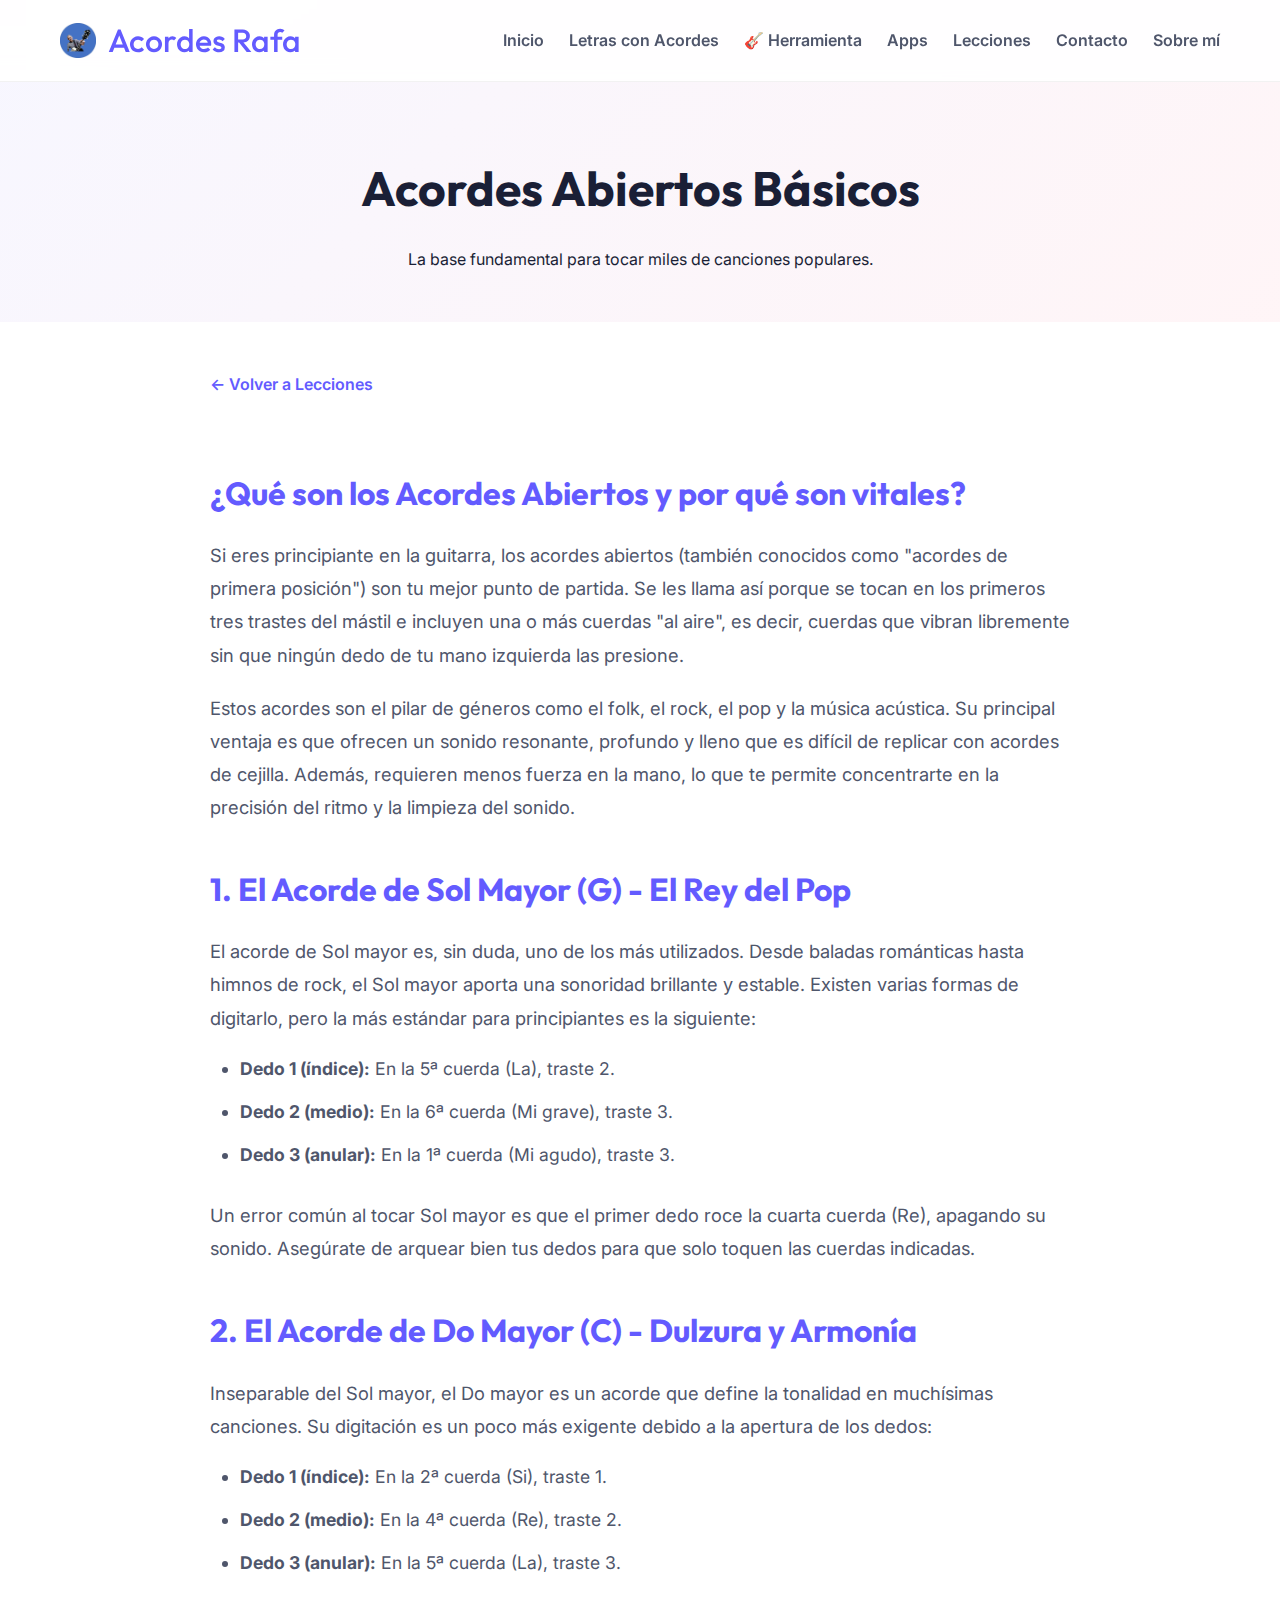
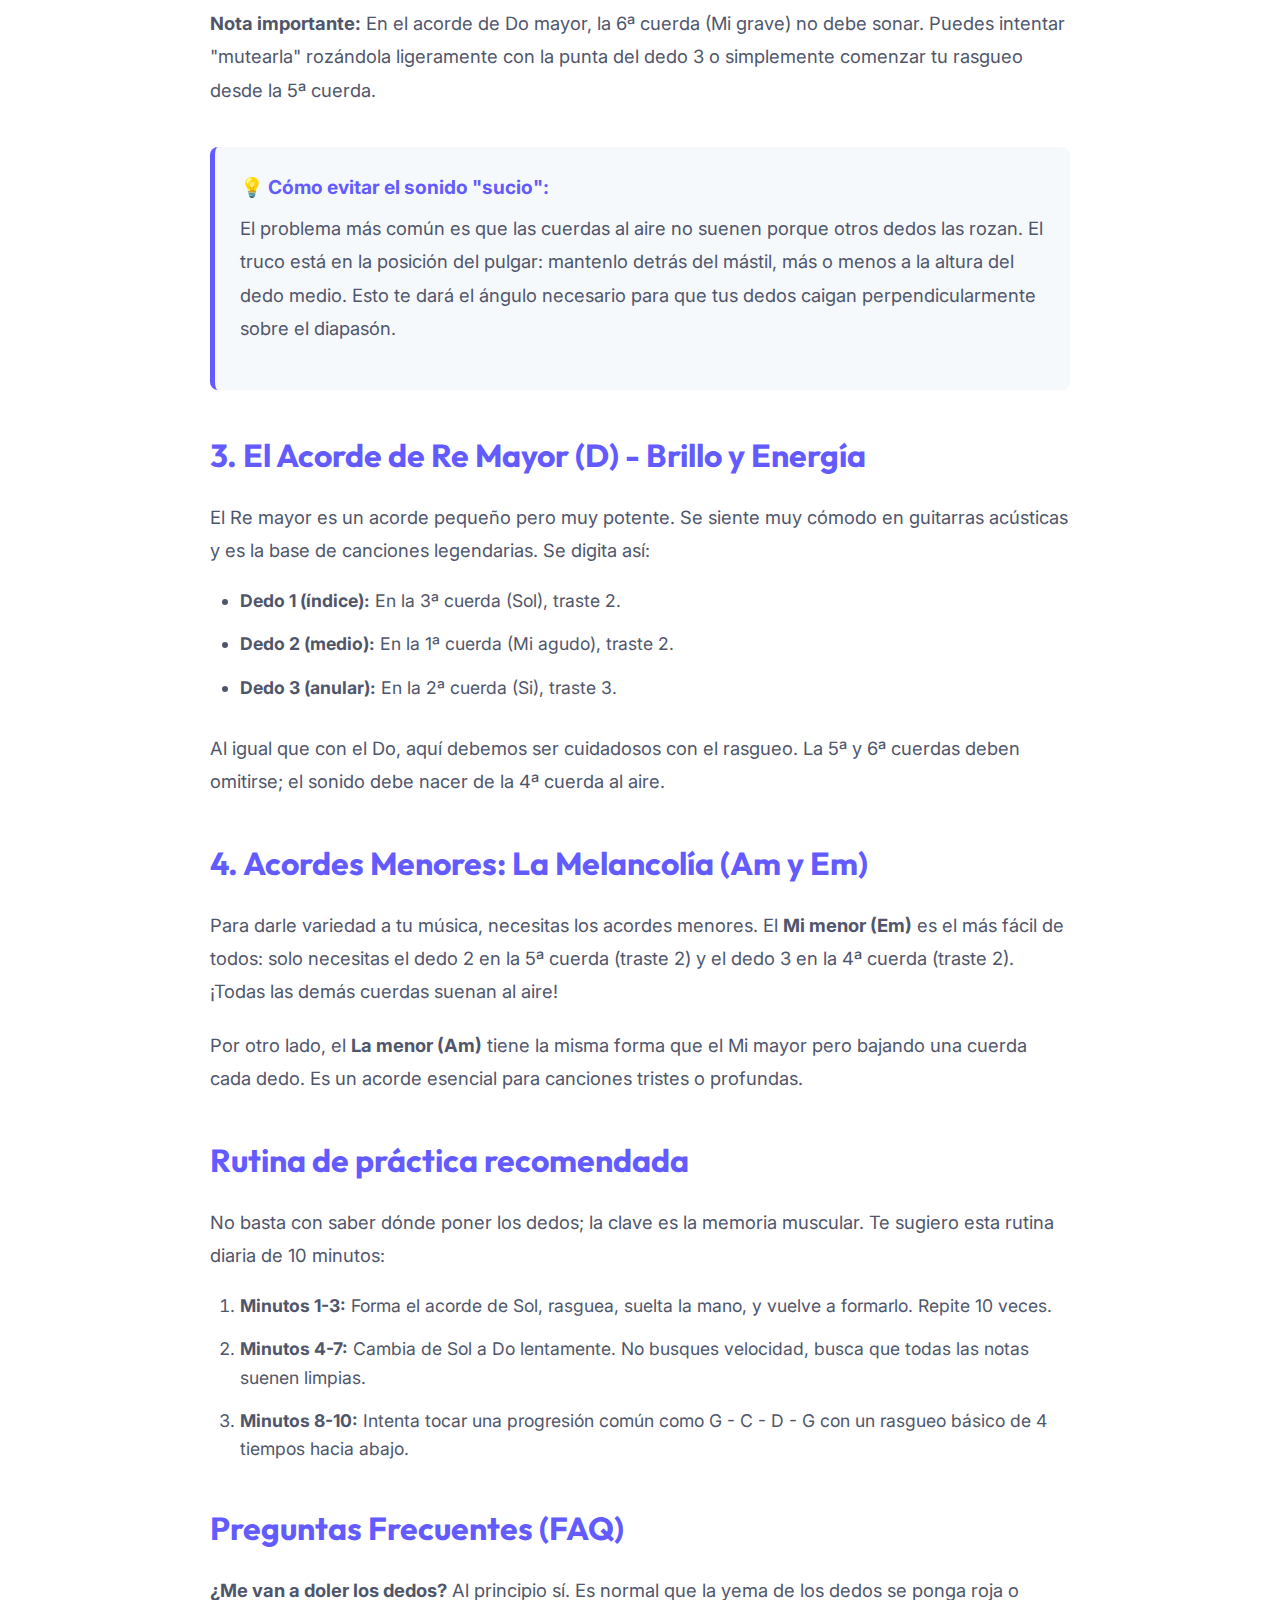
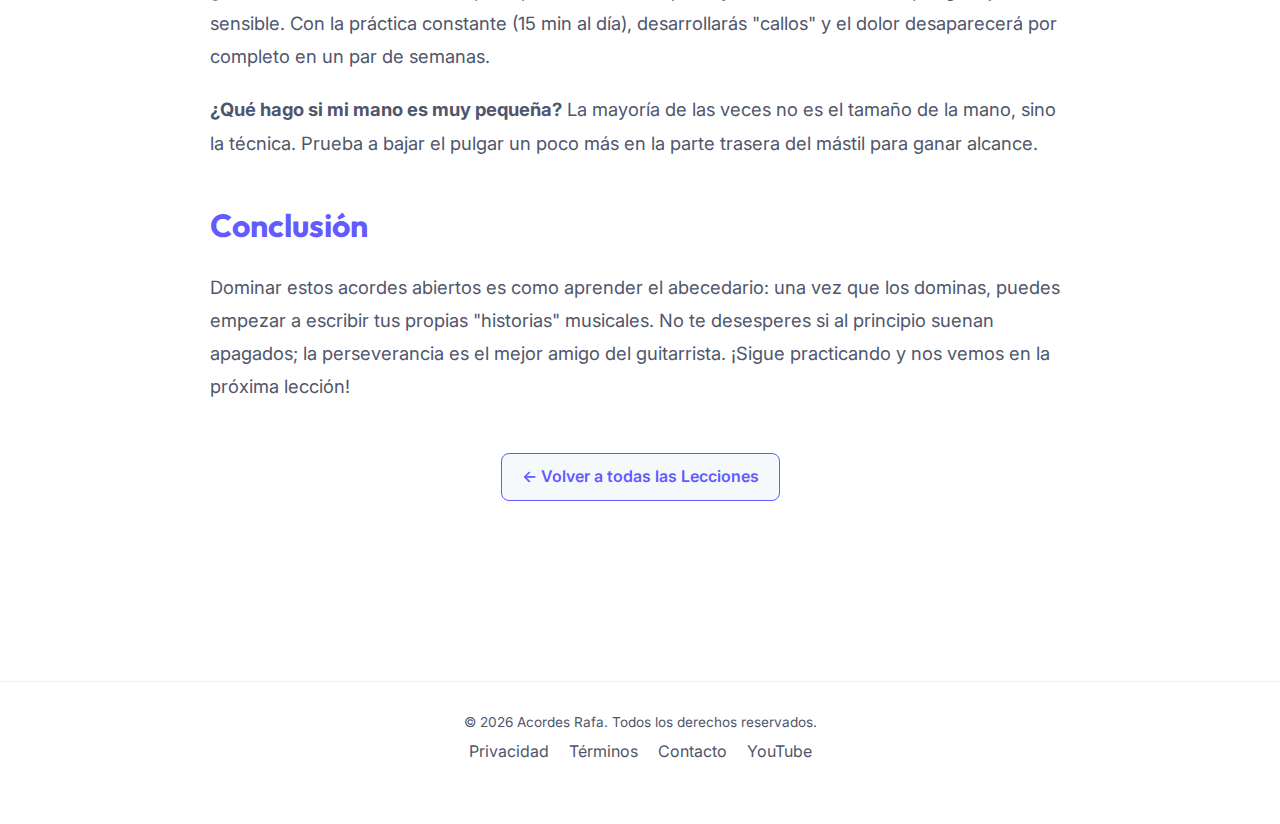
<file: leccion-acordes-abiertos.html>
<!DOCTYPE html>
<html lang="es">
<head>
    <meta charset="UTF-8">
    <meta name="viewport" content="width=device-width, initial-scale=1.0">
    <title>Acordes Abiertos Básicos | Acordes Rafa</title>
    <!-- Google AdSense -->
    <script async src="https://pagead2.googlesyndication.com/pagead/js/adsbygoogle.js?client=ca-pub-2394918736393015"
     crossorigin="anonymous"></script>
    <link rel="stylesheet" href="styles.css">
    <link rel="icon" href="Fondoapp.png">
    <style>
        .lesson-header {
            padding: 150px 20px 50px;
            background: linear-gradient(135deg, rgba(99, 91, 255, 0.05) 0%, rgba(255, 56, 92, 0.05) 100%);
            text-align: center;
        }
        .lesson-header h1 {
            font-family: 'Outfit', sans-serif;
            font-size: 3rem;
            color: var(--text-dark);
            margin-bottom: 20px;
        }
        .lesson-content {
            max-width: 900px;
            margin: 0 auto;
            padding: 50px 20px 100px;
        }
        .lesson-content h2 {
            font-family: 'Outfit', sans-serif;
            font-size: 2rem;
            color: var(--stripe-blue);
            margin-top: 40px;
            margin-bottom: 20px;
        }
        .lesson-content p {
            font-size: 1.15rem;
            color: var(--text-muted);
            line-height: 1.8;
            margin-bottom: 20px;
        }
        .lesson-content ul, .lesson-content ol {
            margin-left: 30px;
            margin-bottom: 30px;
        }
        .lesson-content li {
            font-size: 1.1rem;
            color: var(--text-muted);
            margin-bottom: 15px;
        }
        .tip-box {
            background-color: var(--bg-secondary);
            border-left: 5px solid var(--stripe-blue);
            padding: 25px;
            border-radius: 8px;
            margin: 40px 0;
        }
        .tip-box h4 {
            color: var(--stripe-blue);
            margin-bottom: 10px;
            font-size: 1.2rem;
        }
        .back-btn {
            display: inline-flex;
            align-items: center;
            margin-bottom: 30px;
            color: var(--stripe-blue);
            text-decoration: none;
            font-weight: 600;
        }
    </style>
</head>
<body>

    <header>
        <nav>
            <a href="index.html" class="logo">
                <img src="Fondoapp.png" alt="Icono">
                Acordes Rafa
            </a>
            <ul class="nav-links">
                <li><a href="index.html#inicio">Inicio</a></li>
                <li><a href="acordes.html">Letras con Acordes</a></li>
                <li><a href="guitar-tool.html">🎸 Herramienta</a></li>
                <li><a href="index.html#apps">Apps</a></li>
                <li><a href="index.html#lecciones">Lecciones</a></li>
                <li><a href="contacto.html">Contacto</a></li>
                <li><a href="index.html#sobre-mi">Sobre mí</a></li>
            </ul>
        </nav>
    </header>

    <div class="lesson-header">
        <h1>Acordes Abiertos Básicos</h1>
        <p>La base fundamental para tocar miles de canciones populares.</p>
    </div>

    <main class="lesson-content">
        <a href="index.html#lecciones" class="back-btn">← Volver a Lecciones</a>

        <h2>¿Qué son los Acordes Abiertos y por qué son vitales?</h2>
        <p>Si eres principiante en la guitarra, los acordes abiertos (también conocidos como "acordes de primera posición") son tu mejor punto de partida. Se les llama así porque se tocan en los primeros tres trastes del mástil e incluyen una o más cuerdas "al aire", es decir, cuerdas que vibran libremente sin que ningún dedo de tu mano izquierda las presione.</p>
        
        <p>Estos acordes son el pilar de géneros como el folk, el rock, el pop y la música acústica. Su principal ventaja es que ofrecen un sonido resonante, profundo y lleno que es difícil de replicar con acordes de cejilla. Además, requieren menos fuerza en la mano, lo que te permite concentrarte en la precisión del ritmo y la limpieza del sonido.</p>

        <h2>1. El Acorde de Sol Mayor (G) - El Rey del Pop</h2>
        <p>El acorde de Sol mayor es, sin duda, uno de los más utilizados. Desde baladas románticas hasta himnos de rock, el Sol mayor aporta una sonoridad brillante y estable. Existen varias formas de digitarlo, pero la más estándar para principiantes es la siguiente:</p>
        <ul>
            <li><strong>Dedo 1 (índice):</strong> En la 5ª cuerda (La), traste 2.</li>
            <li><strong>Dedo 2 (medio):</strong> En la 6ª cuerda (Mi grave), traste 3.</li>
            <li><strong>Dedo 3 (anular):</strong> En la 1ª cuerda (Mi agudo), traste 3.</li>
        </ul>
        <p>Un error común al tocar Sol mayor es que el primer dedo roce la cuarta cuerda (Re), apagando su sonido. Asegúrate de arquear bien tus dedos para que solo toquen las cuerdas indicadas.</p>

        <h2>2. El Acorde de Do Mayor (C) - Dulzura y Armonía</h2>
        <p>Inseparable del Sol mayor, el Do mayor es un acorde que define la tonalidad en muchísimas canciones. Su digitación es un poco más exigente debido a la apertura de los dedos:</p>
        <ul>
            <li><strong>Dedo 1 (índice):</strong> En la 2ª cuerda (Si), traste 1.</li>
            <li><strong>Dedo 2 (medio):</strong> En la 4ª cuerda (Re), traste 2.</li>
            <li><strong>Dedo 3 (anular):</strong> En la 5ª cuerda (La), traste 3.</li>
        </ul>
        <p><strong>Nota importante:</strong> En el acorde de Do mayor, la 6ª cuerda (Mi grave) no debe sonar. Puedes intentar "mutearla" rozándola ligeramente con la punta del dedo 3 o simplemente comenzar tu rasgueo desde la 5ª cuerda.</p>

        <div class="tip-box">
            <h4>💡 Cómo evitar el sonido "sucio":</h4>
            <p>El problema más común es que las cuerdas al aire no suenen porque otros dedos las rozan. El truco está en la posición del pulgar: mantenlo detrás del mástil, más o menos a la altura del dedo medio. Esto te dará el ángulo necesario para que tus dedos caigan perpendicularmente sobre el diapasón.</p>
        </div>

        <h2>3. El Acorde de Re Mayor (D) - Brillo y Energía</h2>
        <p>El Re mayor es un acorde pequeño pero muy potente. Se siente muy cómodo en guitarras acústicas y es la base de canciones legendarias. Se digita así:</p>
        <ul>
            <li><strong>Dedo 1 (índice):</strong> En la 3ª cuerda (Sol), traste 2.</li>
            <li><strong>Dedo 2 (medio):</strong> En la 1ª cuerda (Mi agudo), traste 2.</li>
            <li><strong>Dedo 3 (anular):</strong> En la 2ª cuerda (Si), traste 3.</li>
        </ul>
        <p>Al igual que con el Do, aquí debemos ser cuidadosos con el rasgueo. La 5ª y 6ª cuerdas deben omitirse; el sonido debe nacer de la 4ª cuerda al aire.</p>

        <h2>4. Acordes Menores: La Melancolía (Am y Em)</h2>
        <p>Para darle variedad a tu música, necesitas los acordes menores. El <strong>Mi menor (Em)</strong> es el más fácil de todos: solo necesitas el dedo 2 en la 5ª cuerda (traste 2) y el dedo 3 en la 4ª cuerda (traste 2). ¡Todas las demás cuerdas suenan al aire!</p>
        <p>Por otro lado, el <strong>La menor (Am)</strong> tiene la misma forma que el Mi mayor pero bajando una cuerda cada dedo. Es un acorde esencial para canciones tristes o profundas.</p>

        <h2>Rutina de práctica recomendada</h2>
        <p>No basta con saber dónde poner los dedos; la clave es la memoria muscular. Te sugiero esta rutina diaria de 10 minutos:</p>
        <ol>
            <li><strong>Minutos 1-3:</strong> Forma el acorde de Sol, rasguea, suelta la mano, y vuelve a formarlo. Repite 10 veces.</li>
            <li><strong>Minutos 4-7:</strong> Cambia de Sol a Do lentamente. No busques velocidad, busca que todas las notas suenen limpias.</li>
            <li><strong>Minutos 8-10:</strong> Intenta tocar una progresión común como G - C - D - G con un rasgueo básico de 4 tiempos hacia abajo.</li>
        </ol>

        <h2>Preguntas Frecuentes (FAQ)</h2>
        <p><strong>¿Me van a doler los dedos?</strong> Al principio sí. Es normal que la yema de los dedos se ponga roja o sensible. Con la práctica constante (15 min al día), desarrollarás "callos" y el dolor desaparecerá por completo en un par de semanas.</p>
        <p><strong>¿Qué hago si mi mano es muy pequeña?</strong> La mayoría de las veces no es el tamaño de la mano, sino la técnica. Prueba a bajar el pulgar un poco más en la parte trasera del mástil para ganar alcance.</p>

        <h2>Conclusión</h2>
        <p>Dominar estos acordes abiertos es como aprender el abecedario: una vez que los dominas, puedes empezar a escribir tus propias "historias" musicales. No te desesperes si al principio suenan apagados; la perseverancia es el mejor amigo del guitarrista. ¡Sigue practicando y nos vemos en la próxima lección!</p>

        <div style="margin-top: 50px; text-align: center;">
            <a href="index.html#lecciones" class="back-btn" style="background: var(--bg-secondary); padding: 10px 20px; border-radius: 8px; border: 1px solid var(--stripe-blue);">
                ← Volver a todas las Lecciones
            </a>
        </div>
    </main>

    <footer>
        <div class="container">
            <p>&copy; 2026 Acordes Rafa. Todos los derechos reservados.</p>
            <div style="display: flex; justify-content: center; gap: 20px; margin-top: 5px;">
                <a href="privacidad.html" style="color: var(--text-muted); text-decoration: none;">Privacidad</a>
                <a href="terminos.html" style="color: var(--text-muted); text-decoration: none;">Términos</a>
                <a href="contacto.html" style="color: var(--text-muted); text-decoration: none;">Contacto</a>
                <a href="https://www.youtube.com/@AcordesRafa" target="_blank" style="color: var(--text-muted); text-decoration: none;">YouTube</a>
            </div>
        </div>
    </footer>

</body>
</html>
</file>
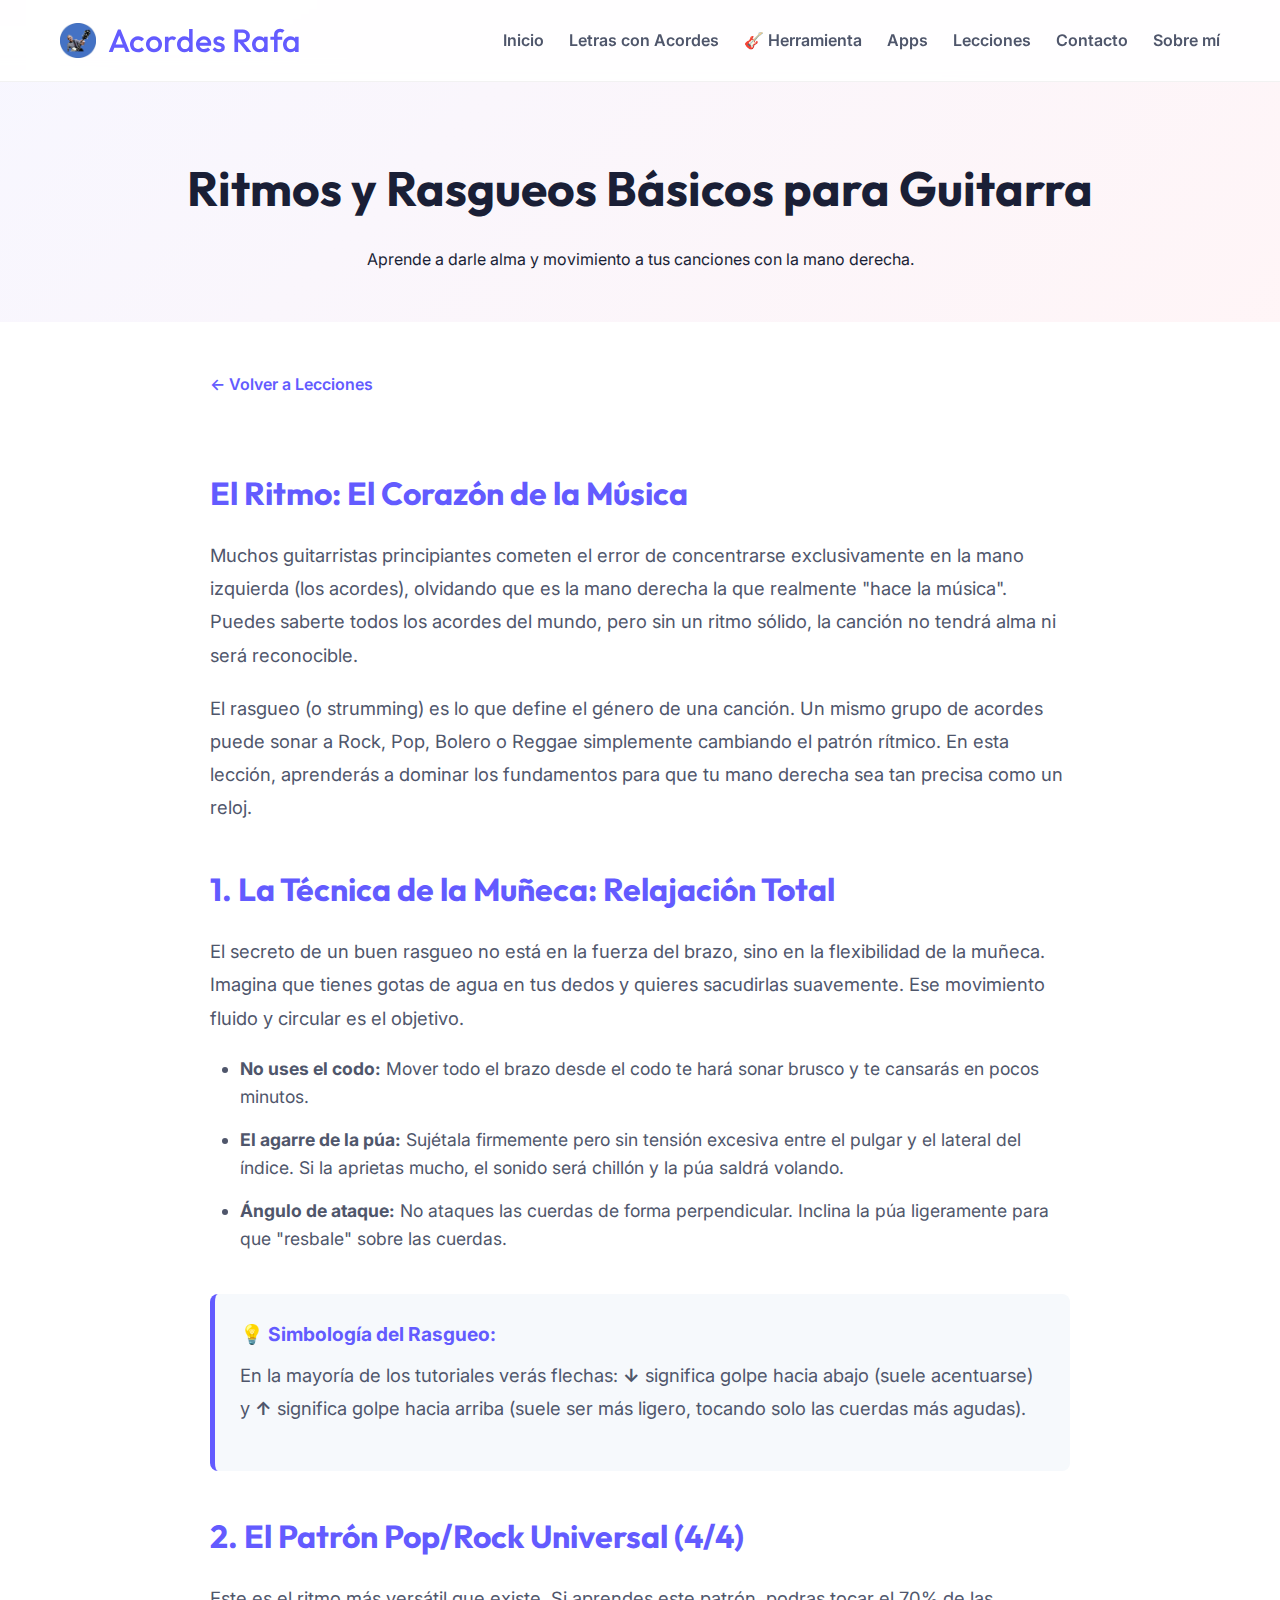
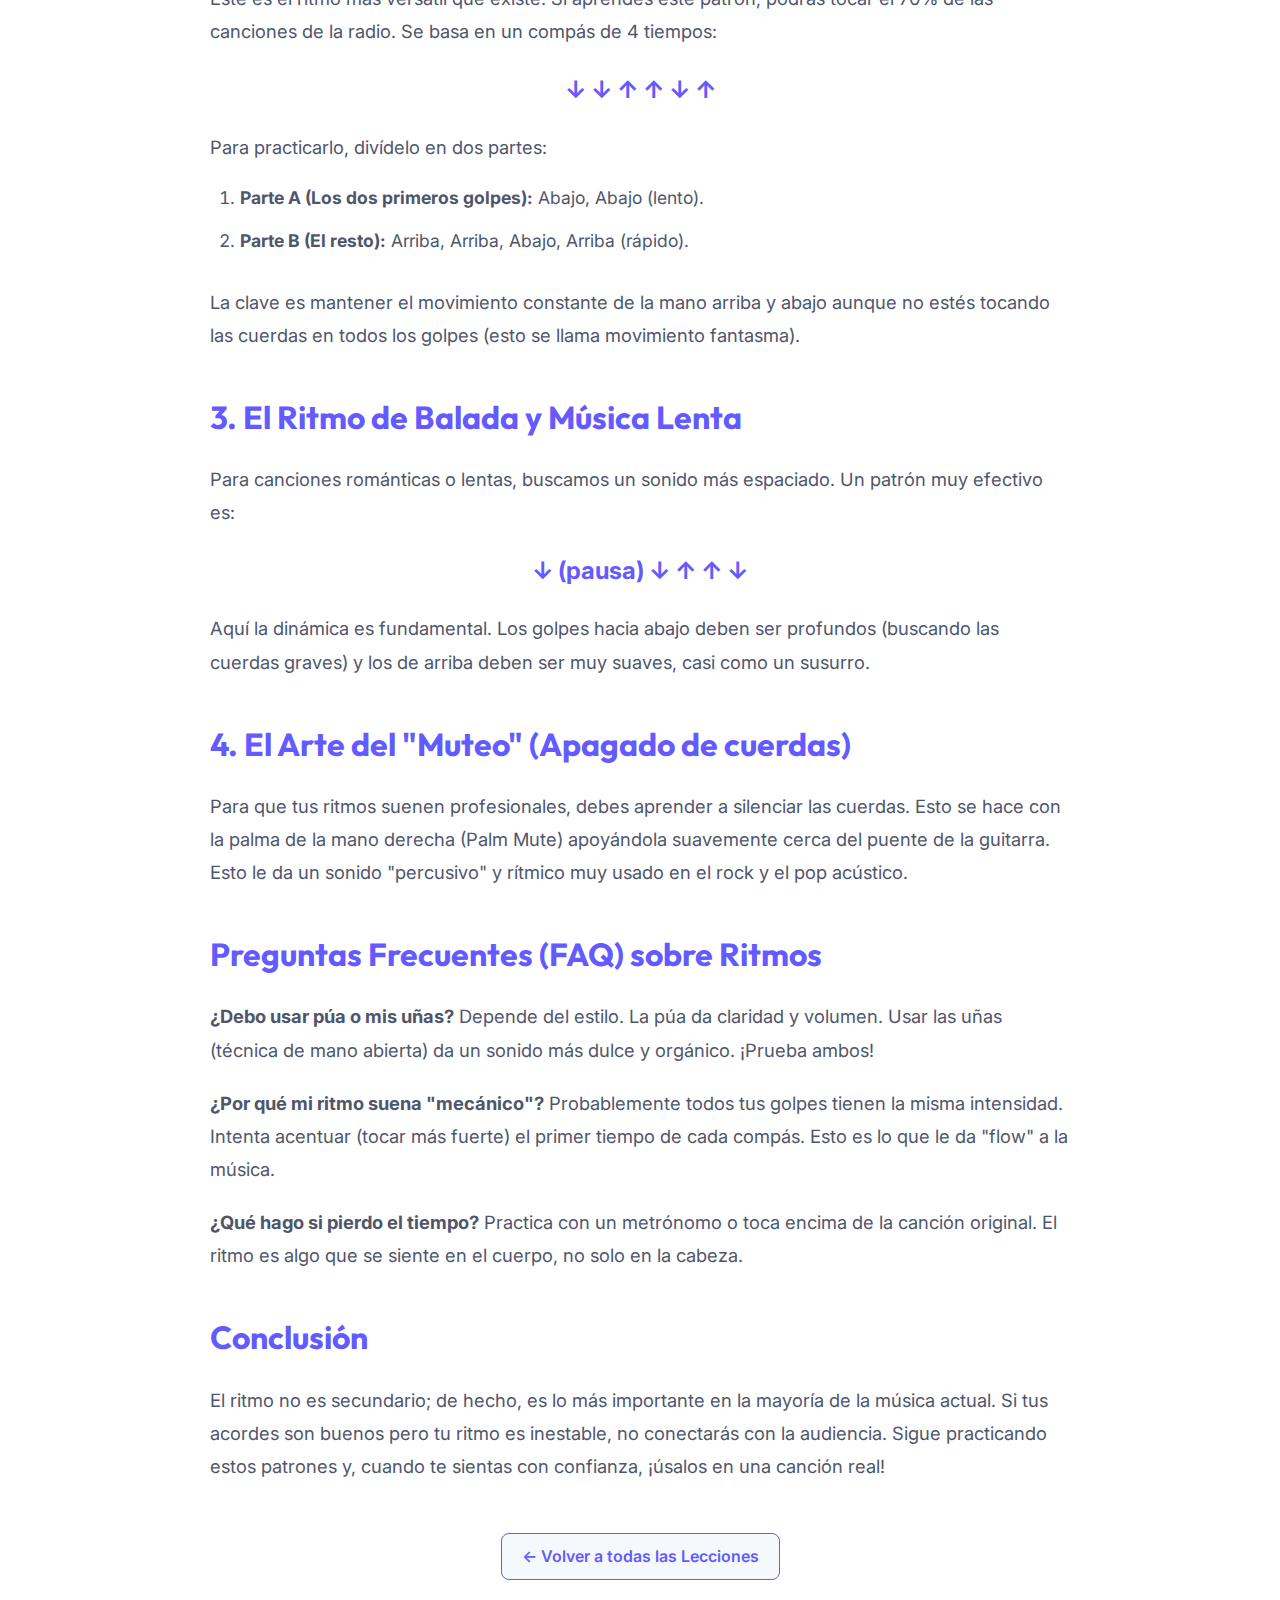
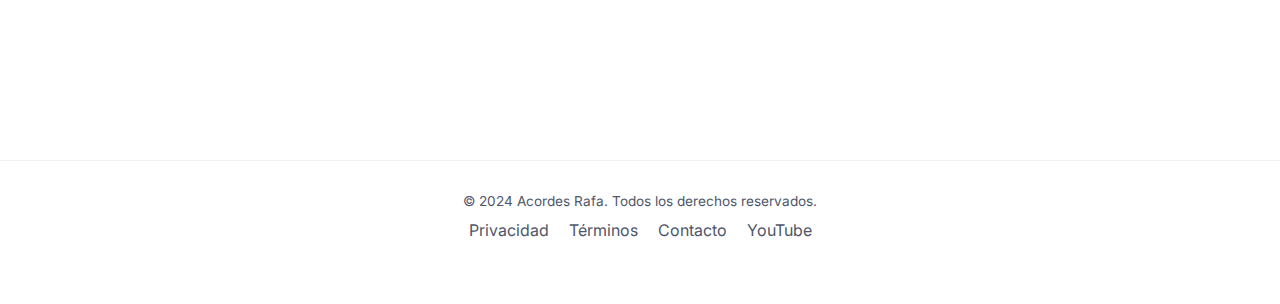
<file: leccion-ritmos.html>
<!DOCTYPE html>
<html lang="es">
<head>
    <meta charset="UTF-8">
    <meta name="viewport" content="width=device-width, initial-scale=1.0">
    <title>Ritmos Básicos de Guitarra | Acordes Rafa</title>
    <!-- Google AdSense -->
    <script async src="https://pagead2.googlesyndication.com/pagead/js/adsbygoogle.js?client=ca-pub-2394918736393015"
     crossorigin="anonymous"></script>
    <link rel="stylesheet" href="styles.css">
    <link rel="icon" href="Fondoapp.png">
    <style>
        .lesson-header {
            padding: 150px 20px 50px;
            background: linear-gradient(135deg, rgba(99, 91, 255, 0.05) 0%, rgba(255, 56, 92, 0.05) 100%);
            text-align: center;
        }
        .lesson-header h1 {
            font-family: 'Outfit', sans-serif;
            font-size: 3rem;
            color: var(--text-dark);
            margin-bottom: 20px;
        }
        .lesson-content {
            max-width: 900px;
            margin: 0 auto;
            padding: 50px 20px 100px;
        }
        .lesson-content h2 {
            font-family: 'Outfit', sans-serif;
            font-size: 2rem;
            color: var(--stripe-blue);
            margin-top: 40px;
            margin-bottom: 20px;
        }
        .lesson-content p {
            font-size: 1.15rem;
            color: var(--text-muted);
            line-height: 1.8;
            margin-bottom: 20px;
        }
        .lesson-content ul, .lesson-content ol {
            margin-left: 30px;
            margin-bottom: 30px;
        }
        .lesson-content li {
            font-size: 1.1rem;
            color: var(--text-muted);
            margin-bottom: 15px;
        }
        .tip-box {
            background-color: var(--bg-secondary);
            border-left: 5px solid var(--stripe-blue);
            padding: 25px;
            border-radius: 8px;
            margin: 40px 0;
        }
        .tip-box h4 {
            color: var(--stripe-blue);
            margin-bottom: 10px;
            font-size: 1.2rem;
        }
        .back-btn {
            display: inline-flex;
            align-items: center;
            margin-bottom: 30px;
            color: var(--stripe-blue);
            text-decoration: none;
            font-weight: 600;
        }
    </style>
</head>
<body>

    <header>
        <nav>
            <a href="index.html" class="logo">
                <img src="Fondoapp.png" alt="Icono">
                Acordes Rafa
            </a>
            <ul class="nav-links">
                <li><a href="index.html#inicio">Inicio</a></li>
                <li><a href="acordes.html">Letras con Acordes</a></li>
                <li><a href="guitar-tool.html">🎸 Herramienta</a></li>
                <li><a href="index.html#apps">Apps</a></li>
                <li><a href="index.html#lecciones">Lecciones</a></li>
                <li><a href="contacto.html">Contacto</a></li>
                <li><a href="index.html#sobre-mi">Sobre mí</a></li>
            </ul>
        </nav>
    </header>

    <div class="lesson-header">
        <h1>Ritmos y Rasgueos Básicos para Guitarra</h1>
        <p>Aprende a darle alma y movimiento a tus canciones con la mano derecha.</p>
    </div>

    <main class="lesson-content">
        <a href="index.html#lecciones" class="back-btn">← Volver a Lecciones</a>

        <h2>El Ritmo: El Corazón de la Música</h2>
        <p>Muchos guitarristas principiantes cometen el error de concentrarse exclusivamente en la mano izquierda (los acordes), olvidando que es la mano derecha la que realmente "hace la música". Puedes saberte todos los acordes del mundo, pero sin un ritmo sólido, la canción no tendrá alma ni será reconocible.</p>
        
        <p>El rasgueo (o strumming) es lo que define el género de una canción. Un mismo grupo de acordes puede sonar a Rock, Pop, Bolero o Reggae simplemente cambiando el patrón rítmico. En esta lección, aprenderás a dominar los fundamentos para que tu mano derecha sea tan precisa como un reloj.</p>

        <h2>1. La Técnica de la Muñeca: Relajación Total</h2>
        <p>El secreto de un buen rasgueo no está en la fuerza del brazo, sino en la flexibilidad de la muñeca. Imagina que tienes gotas de agua en tus dedos y quieres sacudirlas suavemente. Ese movimiento fluido y circular es el objetivo.</p>
        <ul>
            <li><strong>No uses el codo:</strong> Mover todo el brazo desde el codo te hará sonar brusco y te cansarás en pocos minutos.</li>
            <li><strong>El agarre de la púa:</strong> Sujétala firmemente pero sin tensión excesiva entre el pulgar y el lateral del índice. Si la aprietas mucho, el sonido será chillón y la púa saldrá volando.</li>
            <li><strong>Ángulo de ataque:</strong> No ataques las cuerdas de forma perpendicular. Inclina la púa ligeramente para que "resbale" sobre las cuerdas.</li>
        </ul>

        <div class="tip-box">
            <h4>💡 Simbología del Rasgueo:</h4>
            <p>En la mayoría de los tutoriales verás flechas: <strong>↓</strong> significa golpe hacia abajo (suele acentuarse) y <strong>↑</strong> significa golpe hacia arriba (suele ser más ligero, tocando solo las cuerdas más agudas).</p>
        </div>

        <h2>2. El Patrón Pop/Rock Universal (4/4)</h2>
        <p>Este es el ritmo más versátil que existe. Si aprendes este patrón, podras tocar el 70% de las canciones de la radio. Se basa en un compás de 4 tiempos:</p>
        <p style="text-align: center; font-size: 1.5rem; font-weight: 700; color: var(--stripe-blue);">↓ ↓ ↑ ↑ ↓ ↑</p>
        <p>Para practicarlo, divídelo en dos partes:</p>
        <ol>
            <li><strong>Parte A (Los dos primeros golpes):</strong> Abajo, Abajo (lento).</li>
            <li><strong>Parte B (El resto):</strong> Arriba, Arriba, Abajo, Arriba (rápido).</li>
        </ol>
        <p>La clave es mantener el movimiento constante de la mano arriba y abajo aunque no estés tocando las cuerdas en todos los golpes (esto se llama movimiento fantasma).</p>

        <h2>3. El Ritmo de Balada y Música Lenta</h2>
        <p>Para canciones románticas o lentas, buscamos un sonido más espaciado. Un patrón muy efectivo es:</p>
        <p style="text-align: center; font-size: 1.5rem; font-weight: 700; color: var(--stripe-blue);">↓ (pausa) ↓ ↑ ↑ ↓</p>
        <p>Aquí la dinámica es fundamental. Los golpes hacia abajo deben ser profundos (buscando las cuerdas graves) y los de arriba deben ser muy suaves, casi como un susurro.</p>

        <h2>4. El Arte del "Muteo" (Apagado de cuerdas)</h2>
        <p>Para que tus ritmos suenen profesionales, debes aprender a silenciar las cuerdas. Esto se hace con la palma de la mano derecha (Palm Mute) apoyándola suavemente cerca del puente de la guitarra. Esto le da un sonido "percusivo" y rítmico muy usado en el rock y el pop acústico.</p>

        <h2>Preguntas Frecuentes (FAQ) sobre Ritmos</h2>
        <p><strong>¿Debo usar púa o mis uñas?</strong> Depende del estilo. La púa da claridad y volumen. Usar las uñas (técnica de mano abierta) da un sonido más dulce y orgánico. ¡Prueba ambos!</p>
        <p><strong>¿Por qué mi ritmo suena "mecánico"?</strong> Probablemente todos tus golpes tienen la misma intensidad. Intenta acentuar (tocar más fuerte) el primer tiempo de cada compás. Esto es lo que le da "flow" a la música.</p>
        <p><strong>¿Qué hago si pierdo el tiempo?</strong> Practica con un metrónomo o toca encima de la canción original. El ritmo es algo que se siente en el cuerpo, no solo en la cabeza.</p>

        <h2>Conclusión</h2>
        <p>El ritmo no es secundario; de hecho, es lo más importante en la mayoría de la música actual. Si tus acordes son buenos pero tu ritmo es inestable, no conectarás con la audiencia. Sigue practicando estos patrones y, cuando te sientas con confianza, ¡úsalos en una canción real!</p>

        <div style="margin-top: 50px; text-align: center;">
            <a href="index.html#lecciones" class="back-btn" style="background: var(--bg-secondary); padding: 10px 20px; border-radius: 8px; border: 1px solid var(--stripe-blue);">
                ← Volver a todas las Lecciones
            </a>
        </div>
    </main>

    <footer>
        <div class="container">
            <p>&copy; 2024 Acordes Rafa. Todos los derechos reservados.</p>
            <div style="display: flex; justify-content: center; gap: 20px; margin-top: 5px;">
                <a href="privacidad.html" style="color: var(--text-muted); text-decoration: none;">Privacidad</a>
                <a href="terminos.html" style="color: var(--text-muted); text-decoration: none;">Términos</a>
                <a href="contacto.html" style="color: var(--text-muted); text-decoration: none;">Contacto</a>
                <a href="https://www.youtube.com/@AcordesRafa" target="_blank" style="color: var(--text-muted); text-decoration: none;">YouTube</a>
            </div>
        </div>
    </footer>

</body>
</html>
</file>
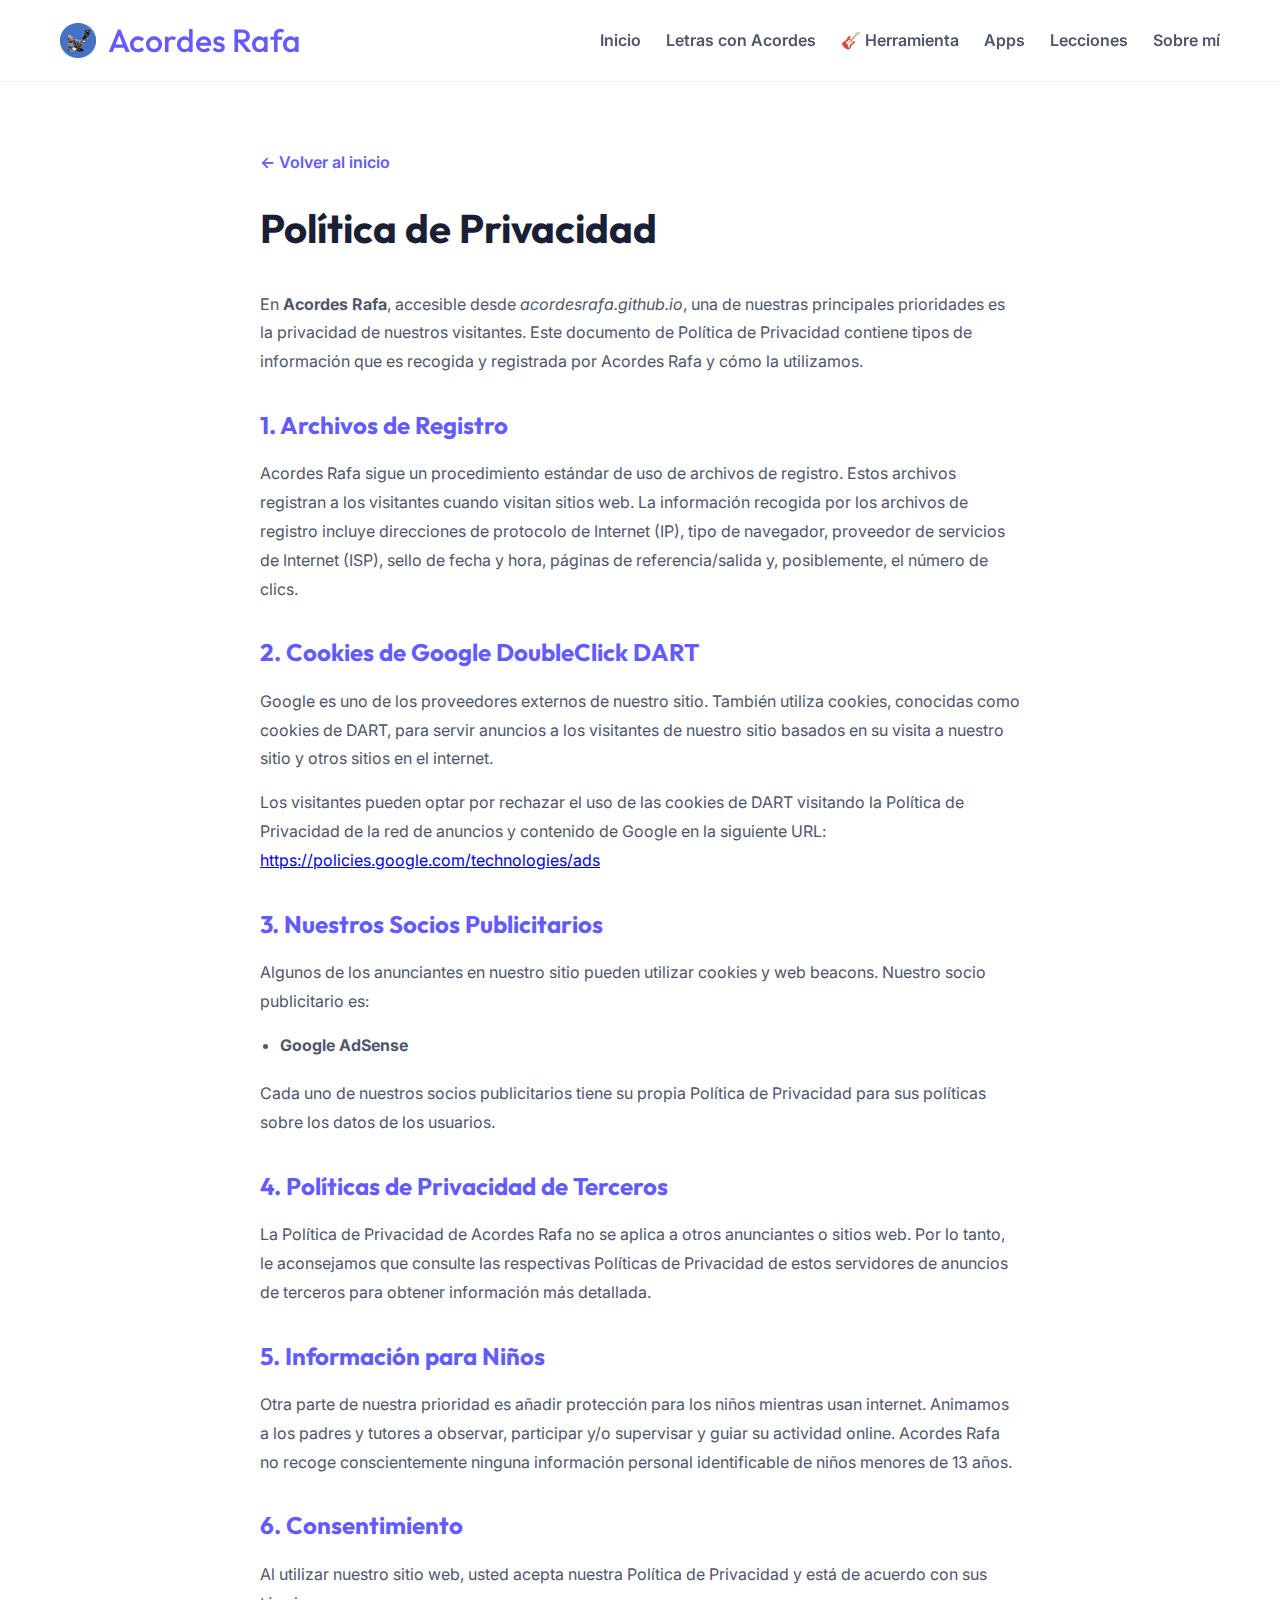
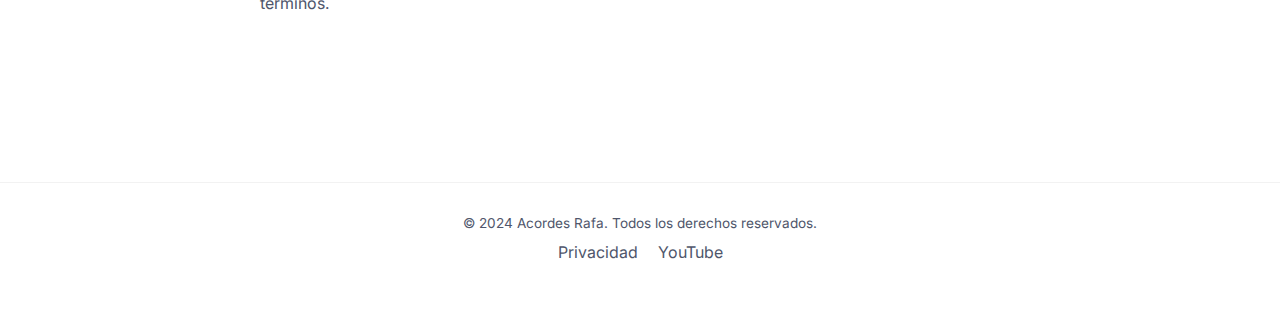
<file: privacidad.html>
<!DOCTYPE html>
<html lang="es">
<head>
    <meta charset="UTF-8">
    <meta name="viewport" content="width=device-width, initial-scale=1.0">
    <title>Política de Privacidad | Acordes Rafa</title>
    <!-- Google AdSense -->
    <script async src="https://pagead2.googlesyndication.com/pagead/js/adsbygoogle.js?client=ca-pub-2394918736393015"
     crossorigin="anonymous"></script>
    <link rel="stylesheet" href="styles.css">
    <link rel="icon" href="Fondoapp.png">
    <style>
        .legal-content {
            padding: 150px 20px 100px;
            max-width: 800px;
            margin: 0 auto;
        }
        .legal-content h1 {
            font-family: 'Outfit', sans-serif;
            font-size: 2.5rem;
            color: var(--text-dark);
            margin-bottom: 30px;
        }
        .legal-content h2 {
            font-family: 'Outfit', sans-serif;
            font-size: 1.5rem;
            color: var(--stripe-blue);
            margin-top: 30px;
            margin-bottom: 15px;
        }
        .legal-content p, .legal-content li {
            color: var(--text-muted);
            line-height: 1.8;
            margin-bottom: 15px;
        }
        .legal-content ul {
            margin-left: 20px;
            margin-bottom: 20px;
        }
        .back-link {
            display: inline-block;
            margin-bottom: 20px;
            color: var(--stripe-blue);
            text-decoration: none;
            font-weight: 600;
        }
    </style>
</head>
<body>

    <header>
        <nav>
            <a href="index.html" class="logo">
                <img src="Fondoapp.png" alt="Icono">
                Acordes Rafa
            </a>
            <ul class="nav-links">
                <li><a href="index.html#inicio">Inicio</a></li>
                <li><a href="acordes.html">Letras con Acordes</a></li>
                <li><a href="guitar-tool.html">🎸 Herramienta</a></li>
                <li><a href="index.html#apps">Apps</a></li>
                <li><a href="index.html#lecciones">Lecciones</a></li>
                <li><a href="index.html#sobre-mi">Sobre mí</a></li>
            </ul>
        </nav>
    </header>

    <main class="legal-content">
        <a href="index.html" class="back-link">← Volver al inicio</a>
        <h1>Política de Privacidad</h1>
        
        <p>En <strong>Acordes Rafa</strong>, accesible desde <em>acordesrafa.github.io</em>, una de nuestras principales prioridades es la privacidad de nuestros visitantes. Este documento de Política de Privacidad contiene tipos de información que es recogida y registrada por Acordes Rafa y cómo la utilizamos.</p>

        <h2>1. Archivos de Registro</h2>
        <p>Acordes Rafa sigue un procedimiento estándar de uso de archivos de registro. Estos archivos registran a los visitantes cuando visitan sitios web. La información recogida por los archivos de registro incluye direcciones de protocolo de Internet (IP), tipo de navegador, proveedor de servicios de Internet (ISP), sello de fecha y hora, páginas de referencia/salida y, posiblemente, el número de clics.</p>

        <h2>2. Cookies de Google DoubleClick DART</h2>
        <p>Google es uno de los proveedores externos de nuestro sitio. También utiliza cookies, conocidas como cookies de DART, para servir anuncios a los visitantes de nuestro sitio basados en su visita a nuestro sitio y otros sitios en el internet.</p>
        <p>Los visitantes pueden optar por rechazar el uso de las cookies de DART visitando la Política de Privacidad de la red de anuncios y contenido de Google en la siguiente URL: <a href="https://policies.google.com/technologies/ads" target="_blank">https://policies.google.com/technologies/ads</a></p>

        <h2>3. Nuestros Socios Publicitarios</h2>
        <p>Algunos de los anunciantes en nuestro sitio pueden utilizar cookies y web beacons. Nuestro socio publicitario es:</p>
        <ul>
            <li><strong>Google AdSense</strong></li>
        </ul>
        <p>Cada uno de nuestros socios publicitarios tiene su propia Política de Privacidad para sus políticas sobre los datos de los usuarios.</p>

        <h2>4. Políticas de Privacidad de Terceros</h2>
        <p>La Política de Privacidad de Acordes Rafa no se aplica a otros anunciantes o sitios web. Por lo tanto, le aconsejamos que consulte las respectivas Políticas de Privacidad de estos servidores de anuncios de terceros para obtener información más detallada.</p>

        <h2>5. Información para Niños</h2>
        <p>Otra parte de nuestra prioridad es añadir protección para los niños mientras usan internet. Animamos a los padres y tutores a observar, participar y/o supervisar y guiar su actividad online. Acordes Rafa no recoge conscientemente ninguna información personal identificable de niños menores de 13 años.</p>

        <h2>6. Consentimiento</h2>
        <p>Al utilizar nuestro sitio web, usted acepta nuestra Política de Privacidad y está de acuerdo con sus términos.</p>
    </main>

    <footer>
        <div class="container">
            <p>&copy; 2024 Acordes Rafa. Todos los derechos reservados.</p>
            <div style="display: flex; justify-content: center; gap: 20px; margin-top: 5px;">
                <a href="privacidad.html" style="color: var(--text-muted); text-decoration: none;">Privacidad</a>
                <a href="https://www.youtube.com/@AcordesRafa" target="_blank" style="color: var(--text-muted); text-decoration: none;">YouTube</a>
            </div>
        </div>
    </footer>

</body>
</html>
</file>
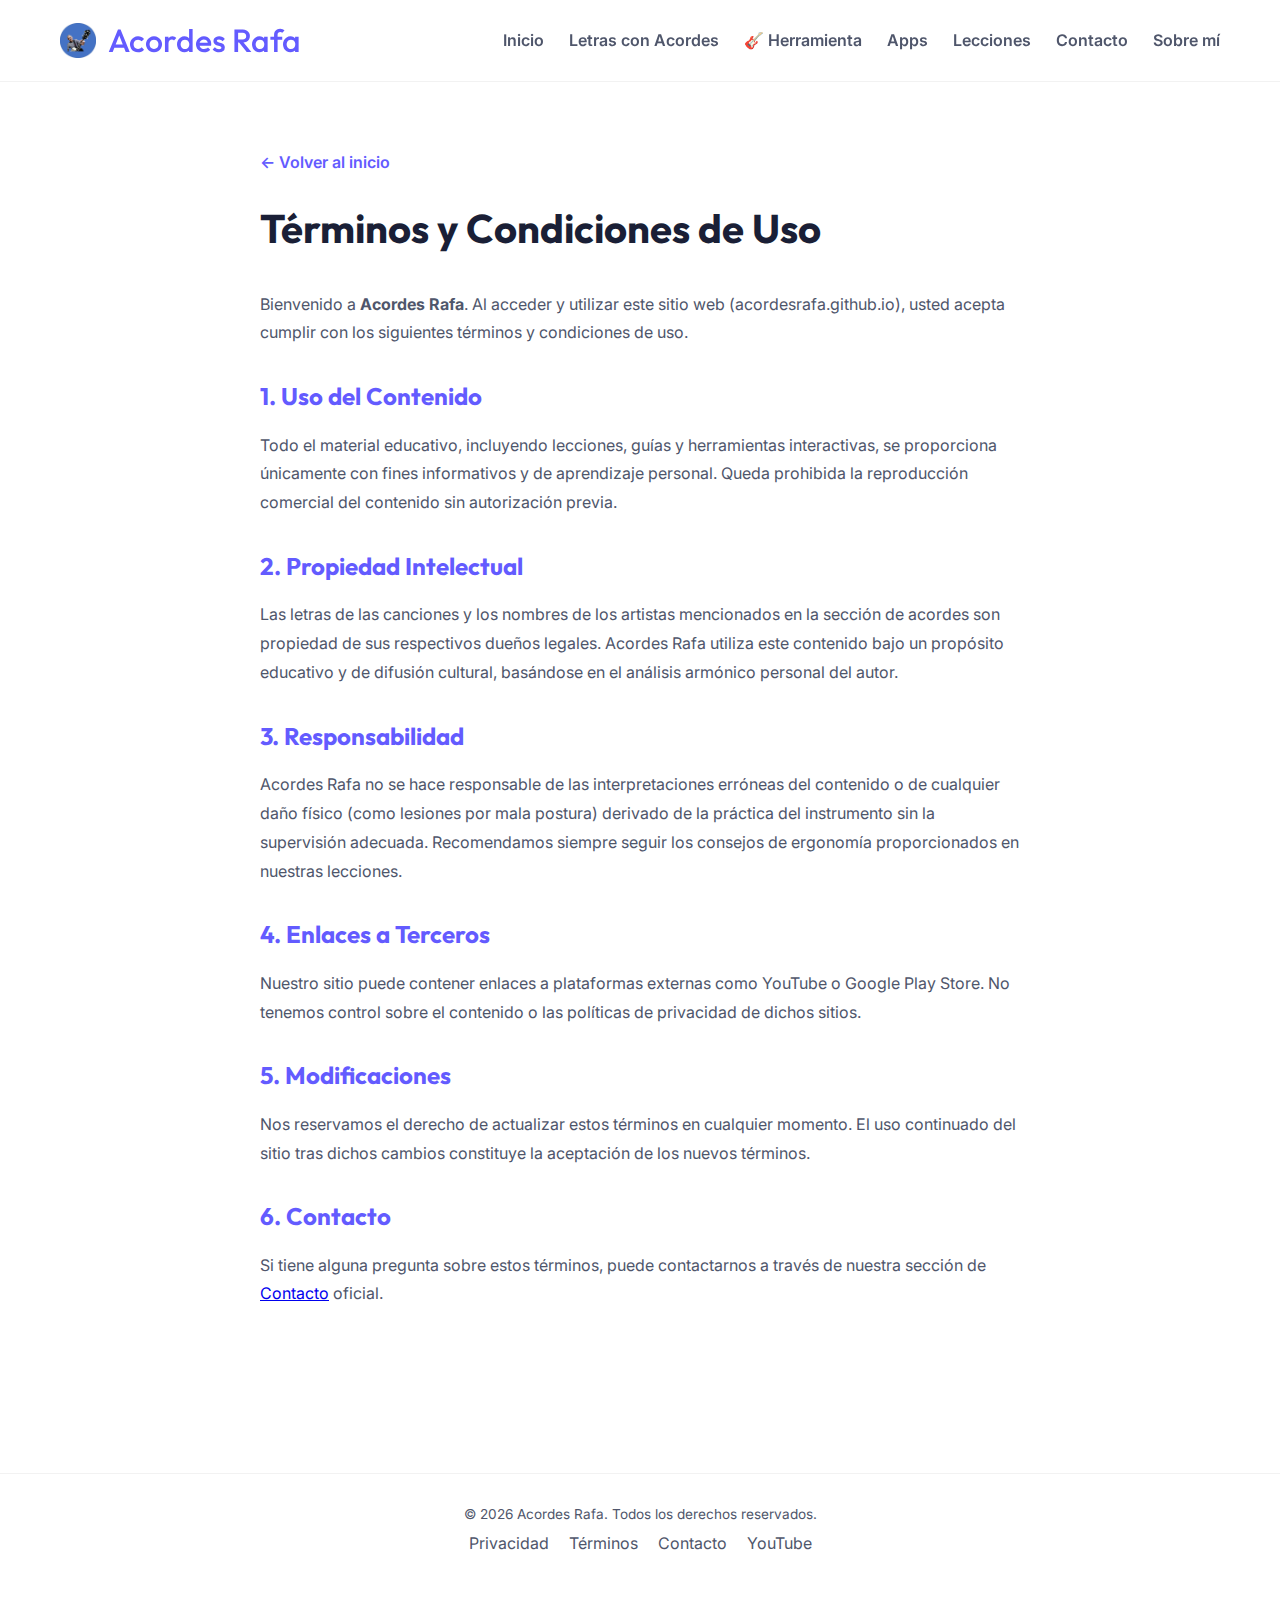
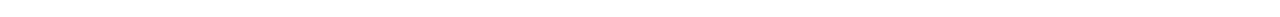
<file: terminos.html>
<!DOCTYPE html>
<html lang="es">
<head>
    <meta charset="UTF-8">
    <meta name="viewport" content="width=device-width, initial-scale=1.0">
    <title>Términos y Condiciones | Acordes Rafa</title>
    <!-- Google AdSense -->
    <script async src="https://pagead2.googlesyndication.com/pagead/js/adsbygoogle.js?client=ca-pub-2394918736393015"
     crossorigin="anonymous"></script>
    <link rel="stylesheet" href="styles.css">
    <link rel="icon" href="Fondoapp.png">
    <style>
        .legal-content {
            padding: 150px 20px 100px;
            max-width: 800px;
            margin: 0 auto;
        }
        .legal-content h1 {
            font-family: 'Outfit', sans-serif;
            font-size: 2.5rem;
            color: var(--text-dark);
            margin-bottom: 30px;
        }
        .legal-content h2 {
            font-family: 'Outfit', sans-serif;
            font-size: 1.5rem;
            color: var(--stripe-blue);
            margin-top: 30px;
            margin-bottom: 15px;
        }
        .legal-content p, .legal-content li {
            color: var(--text-muted);
            line-height: 1.8;
            margin-bottom: 15px;
        }
        .legal-content ul {
            margin-left: 20px;
            margin-bottom: 20px;
        }
        .back-link {
            display: inline-block;
            margin-bottom: 20px;
            color: var(--stripe-blue);
            text-decoration: none;
            font-weight: 600;
        }
    </style>
</head>
<body>

    <header>
        <nav>
            <a href="index.html" class="logo">
                <img src="Fondoapp.png" alt="Icono">
                Acordes Rafa
            </a>
            <ul class="nav-links">
                <li><a href="index.html#inicio">Inicio</a></li>
                <li><a href="acordes.html">Letras con Acordes</a></li>
                <li><a href="guitar-tool.html">🎸 Herramienta</a></li>
                <li><a href="index.html#apps">Apps</a></li>
                <li><a href="index.html#lecciones">Lecciones</a></li>
                <li><a href="contacto.html">Contacto</a></li>
                <li><a href="index.html#sobre-mi">Sobre mí</a></li>
            </ul>
        </nav>
    </header>

    <main class="legal-content">
        <a href="index.html" class="back-link">← Volver al inicio</a>
        <h1>Términos y Condiciones de Uso</h1>
        
        <p>Bienvenido a <strong>Acordes Rafa</strong>. Al acceder y utilizar este sitio web (acordesrafa.github.io), usted acepta cumplir con los siguientes términos y condiciones de uso.</p>

        <h2>1. Uso del Contenido</h2>
        <p>Todo el material educativo, incluyendo lecciones, guías y herramientas interactivas, se proporciona únicamente con fines informativos y de aprendizaje personal. Queda prohibida la reproducción comercial del contenido sin autorización previa.</p>

        <h2>2. Propiedad Intelectual</h2>
        <p>Las letras de las canciones y los nombres de los artistas mencionados en la sección de acordes son propiedad de sus respectivos dueños legales. Acordes Rafa utiliza este contenido bajo un propósito educativo y de difusión cultural, basándose en el análisis armónico personal del autor.</p>

        <h2>3. Responsabilidad</h2>
        <p>Acordes Rafa no se hace responsable de las interpretaciones erróneas del contenido o de cualquier daño físico (como lesiones por mala postura) derivado de la práctica del instrumento sin la supervisión adecuada. Recomendamos siempre seguir los consejos de ergonomía proporcionados en nuestras lecciones.</p>

        <h2>4. Enlaces a Terceros</h2>
        <p>Nuestro sitio puede contener enlaces a plataformas externas como YouTube o Google Play Store. No tenemos control sobre el contenido o las políticas de privacidad de dichos sitios.</p>

        <h2>5. Modificaciones</h2>
        <p>Nos reservamos el derecho de actualizar estos términos en cualquier momento. El uso continuado del sitio tras dichos cambios constituye la aceptación de los nuevos términos.</p>

        <h2>6. Contacto</h2>
        <p>Si tiene alguna pregunta sobre estos términos, puede contactarnos a través de nuestra sección de <a href="contacto.html">Contacto</a> oficial.</p>
    </main>

    <footer>
        <div class="container">
            <p>&copy; 2026 Acordes Rafa. Todos los derechos reservados.</p>
            <div style="display: flex; justify-content: center; gap: 20px; margin-top: 5px;">
                <a href="privacidad.html" style="color: var(--text-muted); text-decoration: none;">Privacidad</a>
                <a href="terminos.html" style="color: var(--text-muted); text-decoration: none;">Términos</a>
                <a href="contacto.html" style="color: var(--text-muted); text-decoration: none;">Contacto</a>
                <a href="https://www.youtube.com/@AcordesRafa" target="_blank" style="color: var(--text-muted); text-decoration: none;">YouTube</a>
            </div>
        </div>
    </footer>

</body>
</html>
</file>
<file: styles.css>
/* Google Fonts */
@import url('https://fonts.googleapis.com/css2?family=Inter:wght@300;400;500;600;700;800&family=Outfit:wght@400;700&display=swap');

:root {
    --stripe-blue: #635bff;
    --stripe-blue-light: rgba(99, 91, 255, 0.1);
    --airbnb-red: #ff385c;
    --bg-fresh: #ffffff;
    --bg-secondary: #f6f9fc;
    --text-dark: #1a1f36;
    --text-muted: #4f566b;
    --white: #ffffff;
    --shadow-soft: 0 4px 6px rgba(50,50,93,0.05), 0 1px 3px rgba(0,0,0,0.05);
    --shadow-hover: 0 10px 20px rgba(50,50,93,0.08);
    --shadow-premium: 0 12px 32px rgba(99,91,255,0.18);
    --radius: 8px;
    --radius-lg: 16px;
    --radius-full: 99px;
    --transition: all 0.25s cubic-bezier(0.4, 0, 0.2, 1);
}

* {
    margin: 0;
    padding: 0;
    box-sizing: border-box;
}

.container {
    width: 100%;
    max-width: 1200px;
    margin: 0 auto;
    padding: 0 20px;
}

img {
    max-width: 100%;
    height: auto;
}

body {
    font-family: 'Inter', sans-serif;
    background-color: var(--bg-fresh);
    color: var(--text-dark);
    line-height: 1.6;
    -webkit-font-smoothing: antialiased;
}

/* Header */
header {
    position: fixed;
    top: 0;
    width: 100%;
    z-index: 1000;
    background: rgba(255, 255, 255, 0.9);
    backdrop-filter: blur(10px);
    border-bottom: 1px solid rgba(0,0,0,0.05);
}

nav {
    display: flex;
    justify-content: space-between;
    align-items: center;
    padding: 15px 0;
    max-width: 1200px;
    margin: 0 auto;
    padding-left: 20px;
    padding-right: 20px;
}

.logo {
    font-family: 'Outfit', sans-serif;
    font-size: 2rem;
    font-weight: 500;
    color: var(--stripe-blue);
    text-decoration: none;
    display: flex;
    align-items: center;
    gap: 12px;
}

.logo img {
    height: 35px;
    border-radius: 8px;
}

.nav-links {
    display: flex;
    gap: 25px;
    list-style: none;
}

.nav-links a {
    text-decoration: none;
    color: var(--text-muted);
    font-weight: 600;
    font-size: 1rem;
    transition: var(--transition);
    position: relative;
}

.nav-links a::after {
    content: '';
    position: absolute;
    bottom: -5px;
    left: 0;
    width: 0;
    height: 2px;
    background: var(--stripe-blue);
    transition: var(--transition);
}

.nav-links a:hover {
    color: var(--stripe-blue);
}

.nav-links a:hover::after {
    width: 100%;
}

/* Hamburger Menu */
.hamburger {
    display: none;
    cursor: pointer;
    background: none;
    border: none;
    padding: 10px;
    z-index: 1100;
}

.hamburger span {
    display: block;
    width: 25px;
    height: 3px;
    background: var(--stripe-blue);
    margin: 5px 0;
    transition: var(--transition);
    border-radius: 3px;
}

/* Feature Tool Card (Moved from Inline) */
.hero-tool-card {
    background: linear-gradient(135deg, rgba(99,91,255,0.08) 0%, rgba(162,89,255,0.08) 100%);
    border: 1.5px solid rgba(99,91,255,0.2);
    border-radius: var(--radius-lg);
    padding: 18px 22px;
    display: flex;
    align-items: center;
    gap: 16px;
    max-width: 480px;
    transition: var(--transition);
    cursor: pointer;
    margin-top: 28px;
    text-decoration: none;
}

.hero-tool-card:hover {
    transform: translateY(-5px);
    box-shadow: var(--shadow-premium);
    border-color: rgba(99,91,255,0.4);
}

.tool-icon {
    font-size: 2.4rem;
    line-height: 1;
}

.tool-info h4 {
    font-family: 'Outfit', sans-serif;
    font-size: 1.05rem;
    font-weight: 700;
    color: var(--text-dark);
    margin-bottom: 3px;
}

.tool-info p {
    font-size: 0.82rem;
    color: var(--text-muted);
    margin-bottom: 0 !important;
}

.tool-tags {
    display: flex;
    gap: 6px;
    margin-top: 8px;
    flex-wrap: wrap;
}

.tag {
    background: var(--stripe-blue-light);
    color: var(--stripe-blue);
    border-radius: 20px;
    padding: 2px 10px;
    font-size: 0.72rem;
    font-weight: 700;
}

.tag-new {
    background: rgba(16,185,129,0.12);
    color: #10b981;
}

.tool-arrow {
    margin-left: auto;
    color: var(--stripe-blue);
    font-size: 1.2rem;
    transition: var(--transition);
}

.hero-tool-card:hover .tool-arrow {
    transform: translateX(5px);
}

/* Hero Section (Stripe Inspired) */
.hero {
    min-height: 40vh;
    display: flex;
    align-items: center;
    position: relative;
    overflow: visible; /* Changed from hidden to avoid clipping */
    background: radial-gradient(circle at 100% 0%, rgba(99, 91, 255, 0.05), transparent 50%),
                radial-gradient(circle at 0% 100%, rgba(255, 56, 92, 0.02), transparent 50%);
    padding-top: 150px;
}

/* Global Background Logo */
.fixed-background {
    position: fixed;
    top: 100px; /* Below header */
    bottom: 80px; /* Above footer safety */
    left: 50%;
    transform: translateX(-50%);
    width: 100%;
    height: calc(100vh - 180px);
    display: flex;
    justify-content: center;
    align-items: center;
    z-index: -2;
    pointer-events: none;
}

.fixed-background img {
    height: 100%; /* Fill the available vertical space */
    width: auto;
    max-width: 90%;
    object-fit: contain;
    opacity: 0.3; /* More intense as requested */
}

.hero-container {
    display: flex;
    align-items: center;
    gap: 40px;
    position: relative;
    z-index: 1;
}

.hero-content {
    flex: 1;
}

.hero-image {
    display: none; /* Removed from section, now global */
}

.fixed-guitar {
    position: fixed;
    right: 5%;
    top: 150px; /* Safe distance from header */
    width: 220px;
    z-index: 10;
    pointer-events: none;
    display: block;
}

@media (max-width: 900px) {
    .fixed-guitar {
        position: relative;
        top: 0;
        right: 0;
        margin: 20px auto;
        width: 180px;
        order: -1; /* Show above text on mobile tasks */
    }
}

.fixed-guitar img {
    width: 100%;
    height: auto;
    filter: drop-shadow(0 15px 30px rgba(0,0,0,0.15));
    animation: float 6s ease-in-out infinite;
}

@keyframes float {
    0%, 100% { transform: translateY(0); }
    50% { transform: translateY(-30px); }
}

.hero h1 {
    font-family: 'Outfit', sans-serif;
    font-size: 2rem;
    line-height: 1.1;
    margin-bottom: 12px;
    color: var(--text-dark);
}

.hero p {
    font-size: 1rem;
    color: var(--text-muted);
    margin-bottom: 16px;
    max-width: 400px;
}

/* Buttons (Stripe Inspired) */
.btn {
    display: inline-flex;
    align-items: center;
    padding: 12px 24px;
    border-radius: 25px;
    text-decoration: none;
    font-weight: 600;
    font-size: 0.95rem;
    transition: var(--transition);
    border: none;
    cursor: pointer;
}

.btn-primary {
    background: var(--stripe-blue);
    color: var(--white);
    box-shadow: 0 4px 6px rgba(50, 50, 93, 0.11), 0 1px 3px rgba(0, 0, 0, 0.08);
}

.btn-primary:hover {
    transform: translateY(-2px);
    box-shadow: var(--shadow-hover);
    filter: brightness(1.1);
}

.btn-secondary {
    background: var(--bg-secondary);
    color: var(--stripe-blue);
    margin-left: 15px;
}

.btn-secondary:hover {
    background: #e6ebf1;
    transform: translateY(-2px);
}

/* Sections (Airbnb Inspired) */
section {
    padding: 30px 0;
    display: none; /* Hide all sections by default */
    background: transparent !important; /* Ensure logo is visible through sections */
}

section.active-section {
    display: block; /* Only show the active section */
    animation: fadeIn 0.4s ease-out;
    min-height: 80vh; /* Ensure there's space for the content and background */
    padding-bottom: 100px; /* Extra breathing room at the bottom */
}

@keyframes fadeIn {
    from { opacity: 0; transform: translateY(10px); }
    to { opacity: 1; transform: translateY(0); }
}

.section-title {
    font-family: 'Outfit', sans-serif;
    font-size: 1.5rem;
    margin-bottom: 15px;
    color: var(--text-dark);
    text-align: center;
}

.grid {
    display: grid;
    grid-template-columns: repeat(auto-fit, minmax(280px, 1fr));
    gap: 24px;
}

/* Cards (Airbnb Style) */
.card {
    background: var(--white);
    padding: 15px;
    border-radius: var(--radius);
    border: 1px solid rgba(0,0,0,0.05);
    transition: var(--transition);
    text-align: left;
}

.card:hover {
    transform: scale(1.02);
    box-shadow: var(--shadow-hover);
}

.card h3 {
    font-size: 1.25rem;
    margin-bottom: 12px;
    color: var(--text-dark);
}

.card p {
    color: var(--text-muted);
    font-size: 0.95rem;
}

/* Apps Section */
.apps-grid {
    display: flex;
    justify-content: center;
    align-items: center;
    gap: 25px;
    margin-top: 15px;
}

.app-item {
    text-align: center;
}

.app-label {
    display: block;
    font-size: 0.85rem;
    font-weight: 600;
    color: var(--text-muted);
    margin-bottom: 8px;
}

.app-badge {
    height: 35px;
    transition: var(--transition);
}

.app-badge:hover {
    transform: scale(1.05);
}

/* Video Feed */
.video-wrapper {
    background: var(--bg-secondary);
    padding: 20px;
    border-radius: 12px;
    text-align: center;
}

.video-container {
    position: relative;
    padding-bottom: 56.25%;
    height: 0;
    overflow: hidden;
    border-radius: 12px;
    box-shadow: var(--shadow-soft);
}

.video-container iframe {
    position: absolute;
    top: 0; left: 0;
    width: 100%; height: 100%;
}

/* Profile Section */
.profile-card {
    display: flex;
    align-items: center;
    gap: 48px;
    background: var(--white);
    padding: 64px;
    border-radius: 24px;
    box-shadow: var(--shadow-soft);
    margin-top: 40px;
}

.profile-img {
    width: 250px;
    height: 250px;
    border-radius: 20px;
    object-fit: cover;
    box-shadow: var(--shadow-soft);
}

/* Footer */
footer {
    position: relative;
    width: 100%;
    padding: 30px 0 60px; /* More padding for a cleaner look */
    background: var(--bg-fresh);
    border-top: 1px solid rgba(0,0,0,0.05);
    text-align: center;
    margin-top: 50px;
}

footer p {
    color: var(--text-muted);
    margin-bottom: 5px;
    font-size: 0.85rem;
}

/* Responsive */
@media (max-width: 768px) {
    .hamburger {
        display: block;
    }

    .hamburger.active span:nth-child(1) {
        transform: translateY(8px) rotate(45deg);
    }

    .hamburger.active span:nth-child(2) {
        opacity: 0;
    }

    .hamburger.active span:nth-child(3) {
        transform: translateY(-8px) rotate(-45deg);
    }

    .nav-links {
        position: fixed;
        top: 70px;
        left: -100%;
        width: 100%;
        height: calc(100vh - 70px);
        background: rgba(255, 255, 255, 0.98);
        flex-direction: column;
        align-items: center;
        justify-content: flex-start;
        padding-top: 50px;
        transition: 0.3s ease-in-out;
        z-index: 1000;
        gap: 30px;
        backdrop-filter: blur(10px);
    }

    .nav-links.active {
        left: 0;
    }

    .nav-links a {
        font-size: 1.5rem;
    }

    nav {
        padding: 10px 20px;
    }

    .hero {
        padding-top: 120px;
        text-align: center;
    }

    .hero h1 {
        font-size: 2rem;
    }

    .hero p {
        margin: 0 auto 20px;
    }

    .cta-group {
        justify-content: center;
    }

    .hero-tool-card {
        margin: 28px auto 0;
        text-align: left;
    }

    .fixed-guitar {
        display: none;
    }

    .fixed-background img {
        opacity: 0.1;
    }

    .profile-card {
        padding: 40px 20px;
        flex-direction: column;
        text-align: center;
        gap: 20px;
    }

    .profile-card div {
        text-align: center !important;
    }

    .profile-img {
        width: 180px;
        height: 180px;
    }

    .apps-grid {
        flex-direction: column;
        gap: 30px;
    }

    .legal-content, .lesson-header, .lesson-content {
        padding-top: 90px !important;
    }
}
</file>
